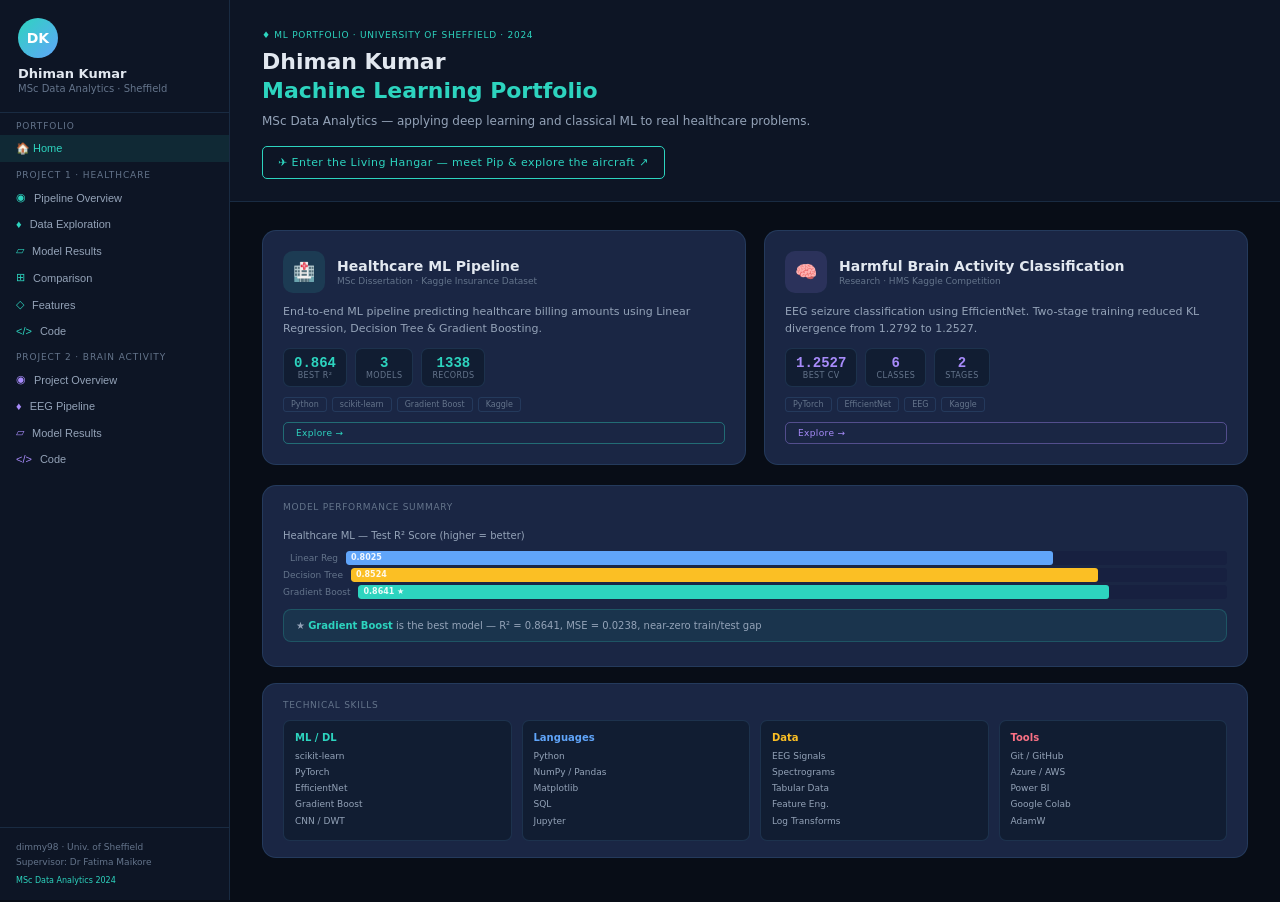
<file: index.html>
<!DOCTYPE html>
<html lang="en">
<head>
<meta charset="UTF-8">
<meta name="viewport" content="width=device-width, initial-scale=1.0">
<title>Dhiman Kumar — ML Portfolio | University of Sheffield</title>
<style>
/* ── RESET & BASE ── */
*,*::before,*::after{box-sizing:border-box;margin:0;padding:0;}
body{font-family:-apple-system,BlinkMacSystemFont,'Segoe UI',system-ui,sans-serif;background:#080d17;color:#e2e8f0;min-height:100vh;overflow-x:hidden;}

/* ── CSS VARIABLES ── */
:root{
  --bg0:#080d17;--bg1:#0d1525;--bg2:#111d32;--bg3:#172040;
  --surface:#1a2644;--border:rgba(99,179,237,0.14);--border2:rgba(99,179,237,0.28);
  --teal:#2dd4bf;--blue:#60a5fa;--amber:#fbbf24;--coral:#fb7185;--purple:#a78bfa;--green:#4ade80;
  --text:#e2e8f0;--text2:#94a3b8;--text3:#64748b;
}

/* ── SIDEBAR ── */
.sidebar{position:fixed;top:0;left:0;width:230px;height:100vh;background:var(--bg1);border-right:1px solid var(--border);display:flex;flex-direction:column;z-index:100;overflow-y:auto;}
.s-logo{padding:18px;border-bottom:1px solid var(--border);}
.avatar{width:40px;height:40px;border-radius:50%;background:linear-gradient(135deg,var(--teal),var(--blue));display:flex;align-items:center;justify-content:center;font-weight:700;font-size:14px;color:#fff;margin-bottom:8px;}
.s-logo h2{font-size:13px;font-weight:700;}
.s-logo p{font-size:10px;color:var(--text3);margin-top:2px;}
.nlbl{font-size:9px;color:var(--text3);text-transform:uppercase;letter-spacing:.1em;padding:8px 16px 4px;font-weight:500;}
.ni{display:flex;align-items:center;gap:8px;padding:7px 16px;font-size:11px;color:var(--text2);cursor:pointer;border-left:2px solid transparent;transition:all .15s;text-decoration:none;border:none;background:none;width:100%;text-align:left;}
.ni:hover{color:var(--text);background:rgba(255,255,255,.03);}
.ni.active{color:var(--teal);border-left-color:var(--teal);background:rgba(45,212,191,.1);}
.ni.p2.active{color:var(--purple);border-left-color:var(--purple);background:rgba(167,139,250,.1);}
.sfoot{margin-top:auto;padding:12px 16px;border-top:1px solid var(--border);font-size:9px;color:var(--text3);line-height:1.7;}

/* ── MAIN ── */
.main{margin-left:230px;min-height:100vh;}
.sec{display:none;padding:28px 32px;}
.sec.active{display:block;animation:fi .25s ease;}
@keyframes fi{from{opacity:0;transform:translateY(5px)}to{opacity:1;transform:translateY(0)}}

/* ── HERO ── */
.hero{background:var(--bg1);border-bottom:1px solid var(--border);padding:30px 32px 22px;margin:-28px -32px 28px;}
.hero-tag{font-size:9px;color:var(--teal);letter-spacing:.08em;margin-bottom:8px;font-weight:500;}
.hero h1{font-size:22px;font-weight:700;line-height:1.3;margin-bottom:6px;}
.hero h1 span{color:var(--teal);}
.hero p{font-size:12px;color:var(--text2);line-height:1.7;max-width:580px;}

/* ── PAGE HEADER ── */
.ph{margin-bottom:22px;padding-bottom:16px;border-bottom:1px solid var(--border);}
.ph .bc{font-size:9px;color:var(--teal);margin-bottom:4px;letter-spacing:.05em;font-weight:500;}
.ph .bc.p2c{color:var(--purple);}
.ph h1{font-size:20px;font-weight:700;margin-bottom:3px;}
.ph p{font-size:12px;color:var(--text2);line-height:1.6;}

/* ── CARD ── */
.card{background:var(--surface);border:1px solid var(--border);border-radius:14px;padding:16px 20px;margin-bottom:16px;}
.ct{font-size:9px;color:var(--text3);text-transform:uppercase;letter-spacing:.08em;margin-bottom:10px;font-weight:500;}

/* ── METRIC GRID ── */
.mg{display:grid;grid-template-columns:repeat(4,1fr);gap:10px;margin-bottom:20px;}
.mc{background:var(--surface);border:1px solid var(--border);border-radius:10px;padding:13px 14px;position:relative;overflow:hidden;}
.mc::before{content:'';position:absolute;top:0;left:0;right:0;height:2px;background:var(--ac,var(--teal));}
.ml{font-size:8px;color:var(--text3);text-transform:uppercase;letter-spacing:.08em;margin-bottom:5px;font-weight:500;}
.mv{font-size:20px;font-weight:700;font-family:monospace;color:var(--text);line-height:1;margin-bottom:2px;}
.ms{font-size:9px;color:var(--text3);}
.bx{display:inline-block;padding:2px 6px;border-radius:4px;font-size:9px;font-weight:500;margin-top:4px;}
.bt{background:rgba(45,212,191,.15);color:var(--teal);}
.bb{background:rgba(96,165,250,.15);color:var(--blue);}
.ba{background:rgba(251,191,36,.15);color:var(--amber);}
.bp{background:rgba(167,139,250,.15);color:var(--purple);}
.bc2{background:rgba(251,113,133,.15);color:var(--coral);}

/* ── GRIDS ── */
.g2{display:grid;grid-template-columns:1fr 1fr;gap:16px;margin-bottom:16px;}
.g3{display:grid;grid-template-columns:1fr 1fr 1fr;gap:16px;margin-bottom:16px;}
.g65{display:grid;grid-template-columns:1.8fr 1fr;gap:16px;margin-bottom:16px;}

/* ── BAR CHART (pure CSS) ── */
.chart-area{padding:8px 0;}
.bar-group{margin-bottom:14px;}
.bar-label{font-size:10px;color:var(--text2);margin-bottom:5px;}
.bar-row{display:flex;align-items:center;gap:8px;margin-bottom:3px;}
.bar-name{font-size:9px;color:var(--text3);min-width:55px;text-align:right;}
.bar-track{flex:1;height:14px;background:var(--bg3);border-radius:3px;overflow:hidden;position:relative;}
.bar-fill{height:100%;border-radius:3px;display:flex;align-items:center;padding-left:5px;transition:width .8s ease;}
.bar-val{font-size:8px;font-weight:600;color:rgba(255,255,255,.9);white-space:nowrap;}
.bar-val-out{font-size:9px;color:var(--text3);min-width:38px;}

/* ── HORIZONTAL BAR ── */
.hbar-row{display:flex;align-items:center;gap:10px;margin-bottom:10px;}
.hbar-name{font-size:10px;color:var(--text2);min-width:60px;}
.hbar-track{flex:1;height:6px;background:var(--bg3);border-radius:3px;overflow:hidden;}
.hbar-fill{height:100%;border-radius:3px;}
.hbar-val{font-size:10px;color:var(--text3);min-width:32px;text-align:right;}

/* ── PIPELINE ── */
.pipe{display:flex;align-items:flex-start;gap:0;overflow-x:auto;padding:12px 4px 16px;}
.pst{display:flex;flex-direction:column;align-items:center;gap:8px;flex:1;min-width:100px;position:relative;}
.pst:not(:last-child)::after{content:'';position:absolute;top:22px;right:-16px;width:32px;height:1px;background:linear-gradient(90deg,var(--teal),var(--blue));z-index:1;}
.pn{width:44px;height:44px;border-radius:50%;display:flex;align-items:center;justify-content:center;font-size:18px;border:1px solid var(--border2);position:relative;z-index:2;}
.pl{font-size:10px;font-weight:600;color:var(--text);text-align:center;}
.psb{font-size:9px;color:var(--text3);text-align:center;line-height:1.4;}

/* ── MODEL CARD ── */
.modc{background:var(--surface);border:1px solid var(--border);border-radius:14px;padding:16px;position:relative;transition:border-color .2s;}
.modc.best{border-color:rgba(45,212,191,.4);}
.modc.best::before{content:'BEST';position:absolute;top:10px;right:10px;font-size:8px;color:var(--teal);background:rgba(45,212,191,.15);border:1px solid rgba(45,212,191,.3);padding:2px 6px;border-radius:4px;font-weight:700;}
.mn{font-size:13px;font-weight:700;margin-bottom:2px;}
.mtp{font-size:8px;color:var(--text3);margin-bottom:10px;letter-spacing:.03em;}
.mst{display:grid;grid-template-columns:1fr 1fr;gap:7px;margin-bottom:10px;}
.sb{background:var(--bg2);border-radius:6px;padding:8px;border:1px solid var(--border);}
.sbl{font-size:7px;color:var(--text3);text-transform:uppercase;margin-bottom:2px;font-weight:500;}
.sbv{font-size:15px;font-weight:700;font-family:monospace;}
.r2b{height:3px;background:var(--bg3);border-radius:2px;margin-top:3px;overflow:hidden;}
.r2f{height:100%;border-radius:2px;}

/* ── PROC LIST ── */
.pl2{display:flex;flex-direction:column;}
.pi{display:flex;gap:11px;padding:10px 0;border-bottom:1px solid var(--border);align-items:flex-start;}
.pi:last-child{border-bottom:none;}
.pnum{width:22px;height:22px;border-radius:50%;display:flex;align-items:center;justify-content:center;font-size:9px;font-weight:700;flex-shrink:0;margin-top:1px;}
.pb h4{font-size:11px;font-weight:600;color:var(--text);margin-bottom:2px;}
.pb p{font-size:10px;color:var(--text2);line-height:1.5;}

/* ── TABLE ── */
.dt{width:100%;border-collapse:collapse;font-size:10px;}
.dt th{font-size:8px;text-transform:uppercase;letter-spacing:.06em;color:var(--text3);padding:6px 9px;border-bottom:1px solid var(--border);text-align:left;font-weight:600;}
.dt td{padding:7px 9px;color:var(--text2);border-bottom:1px solid rgba(99,179,237,.05);font-family:monospace;font-size:10px;}
.dt tr:hover td{background:rgba(255,255,255,.02);}
.ct2{width:100%;border-collapse:collapse;}
.ct2 th{font-size:8px;text-transform:uppercase;letter-spacing:.06em;color:var(--text3);padding:7px 10px;border-bottom:1px solid var(--border);text-align:left;background:var(--bg2);font-weight:600;}
.ct2 td{font-size:10px;padding:8px 10px;border-bottom:1px solid var(--border);color:var(--text2);font-family:monospace;}
.hl{color:var(--teal);font-weight:700;}

/* ── CODE BLOCK ── */
.cb{background:var(--bg0);border:1px solid var(--border);border-radius:10px;padding:14px 16px;font-family:monospace;font-size:11px;line-height:1.7;color:var(--text2);overflow-x:auto;margin-bottom:0;}
.kw{color:var(--purple);}.fn{color:var(--blue);}.str{color:var(--teal);}.num{color:var(--amber);}.cm{color:var(--text3);}

/* ── TABS ── */
.tabs{display:flex;gap:2px;border-bottom:1px solid var(--border);margin-bottom:16px;}
.tab{padding:6px 12px;font-size:11px;color:var(--text3);cursor:pointer;border-bottom:2px solid transparent;transition:all .15s;margin-bottom:-1px;background:none;border-top:none;border-left:none;border-right:none;}
.tab.active{color:var(--teal);border-bottom-color:var(--teal);}

/* ── HOME PROJECT CARDS ── */
.pcard{background:var(--surface);border:1px solid var(--border);border-radius:14px;padding:20px;cursor:pointer;transition:all .2s;display:flex;flex-direction:column;gap:10px;}
.pcard:hover{border-color:var(--border2);transform:translateY(-2px);}
.pico{width:42px;height:42px;border-radius:10px;display:flex;align-items:center;justify-content:center;font-size:18px;}
.ptit{font-size:14px;font-weight:700;color:var(--text);margin-bottom:2px;}
.psub{font-size:9px;color:var(--text3);}
.pdesc{font-size:11px;color:var(--text2);line-height:1.6;}
.pstats{display:flex;gap:8px;flex-wrap:wrap;}
.pst2{background:var(--bg2);border:1px solid var(--border);border-radius:7px;padding:6px 10px;text-align:center;}
.pst2 .v{font-size:14px;font-weight:700;font-family:monospace;}
.pst2 .l{font-size:8px;color:var(--text3);text-transform:uppercase;letter-spacing:.05em;}
.ptag{font-size:8px;padding:2px 7px;border-radius:3px;border:1px solid var(--border);color:var(--text3);}
.pbtn{font-size:9px;padding:5px 12px;border-radius:5px;border:1px solid;cursor:pointer;background:transparent;letter-spacing:.04em;text-decoration:none;display:inline-block;}

/* ── RADAR (SVG pure) ── */
.radar-wrap{display:flex;justify-content:center;padding:10px 0;}

/* ── SCROLLBAR ── */
::-webkit-scrollbar{width:4px;height:4px;}
::-webkit-scrollbar-thumb{background:var(--bg3);border-radius:3px;}
</style>
</head>
<body>

<!-- SIDEBAR -->
<aside class="sidebar">
  <div class="s-logo">
    <div class="avatar">DK</div>
    <h2>Dhiman Kumar</h2>
    <p>MSc Data Analytics · Sheffield</p>
  </div>
  <nav>
    <div class="nlbl">Portfolio</div>
    <button class="ni active" onclick="show('home',this)">&#127968; Home</button>
    <div class="nlbl">Project 1 · Healthcare</div>
    <button class="ni" onclick="show('p1o',this)"><span style="color:var(--teal)">&#9673;</span> Pipeline Overview</button>
    <button class="ni" onclick="show('p1d',this)"><span style="color:var(--teal)">&#9830;</span> Data Exploration</button>
    <button class="ni" onclick="show('p1m',this)"><span style="color:var(--teal)">&#9649;</span> Model Results</button>
    <button class="ni" onclick="show('p1c',this)"><span style="color:var(--teal)">&#8862;</span> Comparison</button>
    <button class="ni" onclick="show('p1f',this)"><span style="color:var(--teal)">&#9671;</span> Features</button>
    <button class="ni" onclick="show('p1code',this)"><span style="color:var(--teal)">&lt;/&gt;</span> Code</button>
    <div class="nlbl">Project 2 · Brain Activity</div>
    <button class="ni p2" onclick="show('p2o',this)"><span style="color:var(--purple)">&#9673;</span> Project Overview</button>
    <button class="ni p2" onclick="show('p2p',this)"><span style="color:var(--purple)">&#9830;</span> EEG Pipeline</button>
    <button class="ni p2" onclick="show('p2r',this)"><span style="color:var(--purple)">&#9649;</span> Model Results</button>
    <button class="ni p2" onclick="show('p2code',this)"><span style="color:var(--purple)">&lt;/&gt;</span> Code</button>
  </nav>
  <div class="sfoot">
    <div>dimmy98 &middot; Univ. of Sheffield</div>
    <div>Supervisor: Dr Fatima Maikore</div>
    <div style="margin-top:4px;color:var(--teal);font-size:8px">MSc Data Analytics 2024</div>
  </div>
</aside>

<main class="main">

<!-- ═══════════ HOME ═══════════ -->
<section id="s-home" class="sec active">
<div class="hero">
  <div class="hero-tag">&#9830; ML PORTFOLIO &middot; UNIVERSITY OF SHEFFIELD &middot; 2024</div>
  <h1>Dhiman Kumar<br><span>Machine Learning Portfolio</span></h1>
  <p>MSc Data Analytics — applying deep learning and classical ML to real healthcare problems.</p>
  <a class="pbtn" href="hangar/" style="margin-top:14px;padding:9px 15px;font-size:11px;border-color:var(--teal);color:var(--teal)">&#9992; Enter the Living Hangar — meet Pip &amp; explore the aircraft &#8599;</a>
</div>
<div style="display:grid;grid-template-columns:1fr 1fr;gap:18px;margin-bottom:20px;">
  <div class="pcard" onclick="show('p1o',document.querySelectorAll('.ni')[1])">
    <div style="display:flex;align-items:center;gap:12px;"><div class="pico" style="background:rgba(45,212,191,.12)">&#127973;</div><div><div class="ptit">Healthcare ML Pipeline</div><div class="psub">MSc Dissertation &middot; Kaggle Insurance Dataset</div></div></div>
    <div class="pdesc">End-to-end ML pipeline predicting healthcare billing amounts using Linear Regression, Decision Tree &amp; Gradient Boosting.</div>
    <div class="pstats">
      <div class="pst2"><div class="v" style="color:var(--teal)">0.864</div><div class="l">Best R&sup2;</div></div>
      <div class="pst2"><div class="v" style="color:var(--teal)">3</div><div class="l">Models</div></div>
      <div class="pst2"><div class="v" style="color:var(--teal)">1338</div><div class="l">Records</div></div>
    </div>
    <div style="display:flex;gap:5px;flex-wrap:wrap;"><span class="ptag">Python</span><span class="ptag">scikit-learn</span><span class="ptag">Gradient Boost</span><span class="ptag">Kaggle</span></div>
    <a class="pbtn" style="border-color:rgba(45,212,191,.4);color:var(--teal)">Explore &#8594;</a>
  </div>
  <div class="pcard" onclick="show('p2o',document.querySelectorAll('.ni')[7])">
    <div style="display:flex;align-items:center;gap:12px;"><div class="pico" style="background:rgba(167,139,250,.12)">&#129504;</div><div><div class="ptit">Harmful Brain Activity Classification</div><div class="psub">Research &middot; HMS Kaggle Competition</div></div></div>
    <div class="pdesc">EEG seizure classification using EfficientNet. Two-stage training reduced KL divergence from 1.2792 to 1.2527.</div>
    <div class="pstats">
      <div class="pst2"><div class="v" style="color:var(--purple)">1.2527</div><div class="l">Best CV</div></div>
      <div class="pst2"><div class="v" style="color:var(--purple)">6</div><div class="l">Classes</div></div>
      <div class="pst2"><div class="v" style="color:var(--purple)">2</div><div class="l">Stages</div></div>
    </div>
    <div style="display:flex;gap:5px;flex-wrap:wrap;"><span class="ptag">PyTorch</span><span class="ptag">EfficientNet</span><span class="ptag">EEG</span><span class="ptag">Kaggle</span></div>
    <a class="pbtn" style="border-color:rgba(167,139,250,.4);color:var(--purple)">Explore &#8594;</a>
  </div>
</div>
<div class="card">
  <div class="ct">Model Performance Summary</div>
  <div class="chart-area">
    <div class="bar-label" style="font-size:10px;color:var(--text2);margin-bottom:10px;">Healthcare ML — Test R&sup2; Score (higher = better)</div>
    <div style="margin-bottom:8px;">
      <div class="bar-row"><div class="bar-name">Linear Reg</div><div class="bar-track"><div class="bar-fill" style="width:80.25%;background:var(--blue)"><span class="bar-val">0.8025</span></div></div></div>
      <div class="bar-row"><div class="bar-name">Decision Tree</div><div class="bar-track"><div class="bar-fill" style="width:85.24%;background:var(--amber)"><span class="bar-val">0.8524</span></div></div></div>
      <div class="bar-row"><div class="bar-name">Gradient Boost</div><div class="bar-track"><div class="bar-fill" style="width:86.41%;background:var(--teal)"><span class="bar-val">0.8641 &#9733;</span></div></div></div>
    </div>
    <div style="background:rgba(45,212,191,.08);border:1px solid rgba(45,212,191,.2);border-radius:8px;padding:10px 12px;margin-top:10px;font-size:10px;color:var(--text2);">
      &#9733; <strong style="color:var(--teal)">Gradient Boost</strong> is the best model — R&sup2; = 0.8641, MSE = 0.0238, near-zero train/test gap
    </div>
  </div>
</div>
<div class="card">
  <div class="ct">Technical Skills</div>
  <div style="display:grid;grid-template-columns:repeat(4,1fr);gap:10px;">
    <div style="background:var(--bg2);border-radius:7px;padding:11px;border:1px solid var(--border);"><div style="font-size:10px;font-weight:600;color:var(--teal);margin-bottom:5px;">ML / DL</div><div style="font-size:9px;color:var(--text2);line-height:1.8;">scikit-learn<br>PyTorch<br>EfficientNet<br>Gradient Boost<br>CNN / DWT</div></div>
    <div style="background:var(--bg2);border-radius:7px;padding:11px;border:1px solid var(--border);"><div style="font-size:10px;font-weight:600;color:var(--blue);margin-bottom:5px;">Languages</div><div style="font-size:9px;color:var(--text2);line-height:1.8;">Python<br>NumPy / Pandas<br>Matplotlib<br>SQL<br>Jupyter</div></div>
    <div style="background:var(--bg2);border-radius:7px;padding:11px;border:1px solid var(--border);"><div style="font-size:10px;font-weight:600;color:var(--amber);margin-bottom:5px;">Data</div><div style="font-size:9px;color:var(--text2);line-height:1.8;">EEG Signals<br>Spectrograms<br>Tabular Data<br>Feature Eng.<br>Log Transforms</div></div>
    <div style="background:var(--bg2);border-radius:7px;padding:11px;border:1px solid var(--border);"><div style="font-size:10px;font-weight:600;color:var(--coral);margin-bottom:5px;">Tools</div><div style="font-size:9px;color:var(--text2);line-height:1.8;">Git / GitHub<br>Azure / AWS<br>Power BI<br>Google Colab<br>AdamW</div></div>
  </div>
</div>
</section>

<!-- ═══════════ P1 OVERVIEW ═══════════ -->
<section id="s-p1o" class="sec">
<div class="ph"><div class="bc">&#127973; PROJECT 1 &middot; HEALTHCARE ML PIPELINE</div><h1>Healthcare Billing Prediction</h1><p>MSc Dissertation &mdash; predicting billing amounts using Linear Regression, Decision Tree, and Gradient Boosting</p></div>
<div class="mg">
  <div class="mc" style="--ac:var(--teal)"><div class="ml">Best R&sup2;</div><div class="mv" style="color:var(--teal)">0.8641</div><div class="ms">Gradient Boost</div><span class="bx bt">Best Model</span></div>
  <div class="mc" style="--ac:var(--blue)"><div class="ml">Dataset</div><div class="mv">1338</div><div class="ms">Insurance records</div><span class="bx bb">Kaggle</span></div>
  <div class="mc" style="--ac:var(--amber)"><div class="ml">Lowest MSE</div><div class="mv" style="color:var(--amber)">0.0238</div><div class="ms">Gradient Boost</div><span class="bx ba">Test Set</span></div>
  <div class="mc" style="--ac:var(--purple)"><div class="ml">Split</div><div class="mv">80/20</div><div class="ms">Train / Test</div><span class="bx bp">seed=42</span></div>
</div>
<div class="card"><div class="ct">End-to-End ML Pipeline</div><div class="pipe">
  <div class="pst"><div class="pn" style="background:rgba(45,212,191,.12)">&#128230;</div><div class="pl">Data</div><div class="psb">Kaggle CSV<br>1338 rows</div></div>
  <div class="pst"><div class="pn" style="background:rgba(96,165,250,.12)">&#128295;</div><div class="pl">Pre-process</div><div class="psb">Clean &middot; Encode<br>Log Transform</div></div>
  <div class="pst"><div class="pn" style="background:rgba(167,139,250,.12)">&#9986;</div><div class="pl">Features</div><div class="psb">4 features<br>80/20 split</div></div>
  <div class="pst"><div class="pn" style="background:rgba(251,191,36,.12)">&#129504;</div><div class="pl">Training</div><div class="psb">LR &middot; DT &middot; GB<br>Hypertuning</div></div>
  <div class="pst"><div class="pn" style="background:rgba(74,222,128,.12)">&#128202;</div><div class="pl">Evaluate</div><div class="psb">R&sup2; &middot; MSE<br>Scatter plots</div></div>
  <div class="pst"><div class="pn" style="background:rgba(251,113,133,.12)">&#127919;</div><div class="pl">Results</div><div class="psb">GBoost wins<br>R&sup2;=0.864</div></div>
</div></div>
<div class="g2">
  <div class="card"><div class="ct">R&sup2; Score — Test vs Train</div><div class="chart-area">
    <div class="bar-row" style="margin-bottom:12px;"><div class="bar-name" style="min-width:80px;font-size:9px;color:var(--text2)">Linear Reg</div><div style="flex:1;"><div style="margin-bottom:4px;"><div class="bar-track"><div class="bar-fill" style="width:80.25%;background:var(--blue)"><span class="bar-val">Test 0.8025</span></div></div></div><div><div class="bar-track"><div class="bar-fill" style="width:72.95%;background:rgba(96,165,250,.4)"><span class="bar-val">Train 0.7295</span></div></div></div></div></div>
    <div class="bar-row" style="margin-bottom:12px;"><div class="bar-name" style="min-width:80px;font-size:9px;color:var(--text2)">Decision Tree</div><div style="flex:1;"><div style="margin-bottom:4px;"><div class="bar-track"><div class="bar-fill" style="width:85.24%;background:var(--amber)"><span class="bar-val">Test 0.8524</span></div></div></div><div><div class="bar-track"><div class="bar-fill" style="width:82.16%;background:rgba(251,191,36,.4)"><span class="bar-val">Train 0.8216</span></div></div></div></div></div>
    <div class="bar-row"><div class="bar-name" style="min-width:80px;font-size:9px;color:var(--teal)">Gradient Boost</div><div style="flex:1;"><div style="margin-bottom:4px;"><div class="bar-track"><div class="bar-fill" style="width:86.41%;background:var(--teal)"><span class="bar-val">Test 0.8641 &#9733;</span></div></div></div><div><div class="bar-track"><div class="bar-fill" style="width:84.57%;background:rgba(45,212,191,.4)"><span class="bar-val">Train 0.8457</span></div></div></div></div></div>
  </div></div>
  <div class="card"><div class="ct">MSE — Test vs Train (lower = better)</div><div class="chart-area">
    <div class="bar-row" style="margin-bottom:12px;"><div class="bar-name" style="min-width:80px;font-size:9px;color:var(--text2)">Linear Reg</div><div style="flex:1;"><div style="margin-bottom:4px;"><div class="bar-track"><div class="bar-fill" style="width:63%;background:var(--coral)"><span class="bar-val">Test 0.0346</span></div></div></div><div><div class="bar-track"><div class="bar-fill" style="width:76%;background:rgba(251,113,133,.4)"><span class="bar-val">Train 0.0419</span></div></div></div></div></div>
    <div class="bar-row" style="margin-bottom:12px;"><div class="bar-name" style="min-width:80px;font-size:9px;color:var(--text2)">Decision Tree</div><div style="flex:1;"><div style="margin-bottom:4px;"><div class="bar-track"><div class="bar-fill" style="width:47%;background:var(--amber)"><span class="bar-val">Test 0.0258</span></div></div></div><div><div class="bar-track"><div class="bar-fill" style="width:50%;background:rgba(251,191,36,.4)"><span class="bar-val">Train 0.0277</span></div></div></div></div></div>
    <div class="bar-row"><div class="bar-name" style="min-width:80px;font-size:9px;color:var(--teal)">Gradient Boost</div><div style="flex:1;"><div style="margin-bottom:4px;"><div class="bar-track"><div class="bar-fill" style="width:43%;background:var(--teal)"><span class="bar-val">Test 0.0238 &#9733;</span></div></div></div><div><div class="bar-track"><div class="bar-fill" style="width:44%;background:rgba(45,212,191,.4)"><span class="bar-val">Train 0.0239</span></div></div></div></div></div>
  </div></div>
</div>
<div class="g3">
  <div class="modc"><div class="mn">Linear Regression</div><div class="mtp">BASELINE &middot; LINEAR</div><div class="mst"><div class="sb"><div class="sbl">Test R&sup2;</div><div class="sbv" style="color:var(--blue)">0.8025</div></div><div class="sb"><div class="sbl">Test MSE</div><div class="sbv" style="color:var(--blue)">0.0346</div></div></div><div class="r2b"><div class="r2f" style="width:80.25%;background:var(--blue)"></div></div></div>
  <div class="modc"><div class="mn">Decision Tree</div><div class="mtp">NONLINEAR &middot; HYPERTUNED</div><div class="mst"><div class="sb"><div class="sbl">Test R&sup2;</div><div class="sbv" style="color:var(--amber)">0.8524</div></div><div class="sb"><div class="sbl">Test MSE</div><div class="sbv" style="color:var(--amber)">0.0258</div></div></div><div class="r2b"><div class="r2f" style="width:85.24%;background:var(--amber)"></div></div></div>
  <div class="modc best"><div class="mn">Gradient Boost</div><div class="mtp">ENSEMBLE &middot; SEQUENTIAL</div><div class="mst"><div class="sb"><div class="sbl">Test R&sup2;</div><div class="sbv" style="color:var(--teal)">0.8641</div></div><div class="sb"><div class="sbl">Test MSE</div><div class="sbv" style="color:var(--teal)">0.0238</div></div></div><div class="r2b"><div class="r2f" style="width:86.41%;background:var(--teal)"></div></div></div>
</div>
</section>

<!-- ═══════════ P1 DATA ═══════════ -->
<section id="s-p1d" class="sec">
<div class="ph"><div class="bc">&#127973; DATA EXPLORATION</div><h1>Insurance Dataset</h1><p>Kaggle insurance.csv &mdash; 1,338 records, 7 features, zero missing values</p></div>
<div class="g65">
  <div class="card"><div class="ct">Dataset Preview (sample)</div><table class="dt"><thead><tr><th>age</th><th>sex</th><th>bmi</th><th>children</th><th>smoker</th><th>charges</th></tr></thead><tbody>
    <tr><td>19</td><td>female</td><td>27.90</td><td>0</td><td><span class="bx bc2">yes</span></td><td style="color:var(--teal)">$16,884</td></tr>
    <tr><td>18</td><td>male</td><td>33.77</td><td>1</td><td><span class="bx bb">no</span></td><td>$1,725</td></tr>
    <tr><td>28</td><td>male</td><td>33.00</td><td>3</td><td><span class="bx bb">no</span></td><td>$4,449</td></tr>
    <tr><td>46</td><td>female</td><td>33.44</td><td>1</td><td><span class="bx bb">no</span></td><td>$8,240</td></tr>
    <tr><td>60</td><td>female</td><td>25.84</td><td>0</td><td><span class="bx bb">no</span></td><td>$28,923</td></tr>
    <tr><td>55</td><td>male</td><td>26.22</td><td>0</td><td><span class="bx bb">no</span></td><td>$10,602</td></tr>
  </tbody></table></div>
  <div class="card"><div class="ct">Pre-processing Steps</div><div class="pl2">
    <div class="pi"><div class="pnum" style="background:rgba(45,212,191,.15);color:var(--teal)">1</div><div class="pb"><h4>Remove Duplicates</h4><p>1 duplicate removed. 1337 clean records remain.</p></div></div>
    <div class="pi"><div class="pnum" style="background:rgba(96,165,250,.15);color:var(--blue)">2</div><div class="pb"><h4>Label Encode</h4><p>sex &amp; smoker encoded to 0/1 integers.</p></div></div>
    <div class="pi"><div class="pnum" style="background:rgba(251,191,36,.15);color:var(--amber)">3</div><div class="pb"><h4>Log&#8321;&#8320; Transform</h4><p>Applied to charges to reduce right skew.</p></div></div>
    <div class="pi"><div class="pnum" style="background:rgba(167,139,250,.15);color:var(--purple)">4</div><div class="pb"><h4>Train/Test Split</h4><p>80% train &middot; 20% test &middot; random_state=42</p></div></div>
  </div></div>
</div>
<div class="g2">
  <div class="card"><div class="ct">Average Charges: Smoker vs Non-Smoker</div><div class="chart-area" style="padding-top:16px;">
    <div class="bar-row" style="margin-bottom:14px;"><div class="bar-name" style="min-width:90px;font-size:9px;">Non-Smoker</div><div class="bar-track" style="height:28px;"><div class="bar-fill" style="width:26%;background:var(--teal);height:100%;align-items:center;"><span class="bar-val" style="font-size:10px;">$8,434</span></div></div></div>
    <div class="bar-row"><div class="bar-name" style="min-width:90px;font-size:9px;color:var(--coral)">Smoker</div><div class="bar-track" style="height:28px;"><div class="bar-fill" style="width:100%;background:var(--coral);height:100%;align-items:center;"><span class="bar-val" style="font-size:10px;">$32,050 (3.8x more!)</span></div></div></div>
    <div style="margin-top:12px;font-size:10px;color:var(--text2);">Smoking status is the #1 predictor of billing charges (~72% feature importance)</div>
  </div></div>
  <div class="card"><div class="ct">Age Group Distribution</div><div class="chart-area" style="padding-top:8px;">
    <div class="bar-row"><div class="bar-name" style="min-width:45px;font-size:9px;">18-24</div><div class="bar-track"><div class="bar-fill" style="width:85%;background:var(--blue);"><span class="bar-val">186</span></div></div></div>
    <div class="bar-row"><div class="bar-name" style="min-width:45px;font-size:9px;">25-34</div><div class="bar-track"><div class="bar-fill" style="width:76%;background:var(--blue);"><span class="bar-val">168</span></div></div></div>
    <div class="bar-row"><div class="bar-name" style="min-width:45px;font-size:9px;">35-44</div><div class="bar-track"><div class="bar-fill" style="width:74%;background:var(--blue);"><span class="bar-val">162</span></div></div></div>
    <div class="bar-row"><div class="bar-name" style="min-width:45px;font-size:9px;">45-54</div><div class="bar-track"><div class="bar-fill" style="width:72%;background:var(--blue);"><span class="bar-val">159</span></div></div></div>
    <div class="bar-row"><div class="bar-name" style="min-width:45px;font-size:9px;">55-64</div><div class="bar-track"><div class="bar-fill" style="width:35%;background:var(--blue);"><span class="bar-val">78</span></div></div></div>
  </div></div>
</div>
</section>

<!-- ═══════════ P1 MODELS ═══════════ -->
<section id="s-p1m" class="sec">
<div class="ph"><div class="bc">&#127973; MODEL RESULTS</div><h1>All Three Models</h1><p>Detailed breakdown of Linear Regression, Decision Tree, and Gradient Boosting</p></div>
<div class="card" style="margin-bottom:16px;"><div class="ct">Decision Tree &mdash; Hyperparameter Impact</div>
  <div class="chart-area">
    <div class="bar-row" style="margin-bottom:10px;"><div class="bar-name" style="min-width:110px;font-size:9px;color:var(--amber)">Test R&sup2; (tuned)</div><div class="bar-track"><div class="bar-fill" style="width:85.24%;background:var(--amber)"><span class="bar-val">0.8524</span></div></div></div>
    <div class="bar-row" style="margin-bottom:10px;"><div class="bar-name" style="min-width:110px;font-size:9px;color:rgba(251,191,36,.6)">Train R&sup2; (tuned)</div><div class="bar-track"><div class="bar-fill" style="width:82.16%;background:rgba(251,191,36,.5)"><span class="bar-val">0.8216</span></div></div></div>
    <div class="bar-row" style="margin-bottom:10px;"><div class="bar-name" style="min-width:110px;font-size:9px;color:var(--coral)">Test R&sup2; (untuned)</div><div class="bar-track"><div class="bar-fill" style="width:56.96%;background:var(--coral)"><span class="bar-val">0.5696</span></div></div></div>
    <div class="bar-row"><div class="bar-name" style="min-width:110px;font-size:9px;color:rgba(251,113,133,.7)">Train R&sup2; (untuned)</div><div class="bar-track"><div class="bar-fill" style="width:99.93%;background:rgba(251,113,133,.5)"><span class="bar-val">0.9993 &#9888; OVERFIT</span></div></div></div>
  </div>
  <div style="background:rgba(251,191,36,.08);border:1px solid rgba(251,191,36,.25);border-radius:8px;padding:10px 12px;margin-top:12px;font-size:10px;color:var(--text2);">&#9888; Without hyperparameters: Train R&sup2;=0.9993 but Test R&sup2;=0.5696. Tuning raised Test R&sup2; from 0.57 &rarr; <strong style="color:var(--amber)">0.85</strong>.</div>
</div>
<div class="card"><div class="ct">Full Results Table</div>
<table class="ct2" style="width:100%">
  <thead><tr><th>Model</th><th>Test R&sup2;</th><th>Test MSE</th><th>Train R&sup2;</th><th>Train MSE</th><th>Overfit Risk</th><th>Status</th></tr></thead>
  <tbody>
    <tr><td style="color:var(--text);font-weight:600">Linear Regression</td><td>0.8025</td><td>0.0346</td><td>0.7295</td><td>0.0419</td><td><span class="bx bb">Low</span></td><td><span class="bx bb">Baseline</span></td></tr>
    <tr><td style="color:var(--text);font-weight:600">Decision Tree (tuned)</td><td>0.8524</td><td>0.0258</td><td>0.8216</td><td>0.0277</td><td><span class="bx ba">Medium</span></td><td><span class="bx ba">Good</span></td></tr>
    <tr><td style="color:var(--coral);font-weight:600">Decision Tree (untuned)</td><td style="color:var(--coral)">0.5696</td><td style="color:var(--coral)">0.0753</td><td style="color:var(--coral)">0.9993</td><td style="color:var(--coral)">0.0001</td><td><span class="bx bc2">SEVERE</span></td><td><span class="bx bc2">Overfit</span></td></tr>
    <tr style="background:rgba(45,212,191,.04)"><td style="color:var(--teal);font-weight:700">Gradient Boost &#9733;</td><td class="hl">0.8641</td><td class="hl">0.0238</td><td class="hl">0.8457</td><td class="hl">0.0239</td><td><span class="bx bt">Minimal</span></td><td><span class="bx bt">Best</span></td></tr>
  </tbody>
</table></div>
</section>

<!-- ═══════════ P1 COMPARE ═══════════ -->
<section id="s-p1c" class="sec">
<div class="ph"><div class="bc">&#127973; MODEL COMPARISON</div><h1>Side-by-Side Comparison</h1><p>R&sup2;, MSE, generalisation and robustness across all models</p></div>
<div class="card" style="margin-bottom:16px;"><div class="ct">Model Quality Radar</div>
  <div class="radar-wrap">
    <svg viewBox="0 0 400 360" width="400" height="360">
      <defs><style>.rl{fill:none;stroke:rgba(99,179,237,0.12);stroke-width:0.5}.ra{fill:none;stroke:rgba(99,179,237,0.2);stroke-width:0.5}</style></defs>
      <!-- Grid circles -->
      <circle cx="200" cy="180" r="120" class="rl"/>
      <circle cx="200" cy="180" r="90" class="rl"/>
      <circle cx="200" cy="180" r="60" class="rl"/>
      <circle cx="200" cy="180" r="30" class="rl"/>
      <!-- Axes (5 axes for 5 metrics) -->
      <line x1="200" y1="60" x2="200" y2="180" class="ra"/>
      <line x1="200" y1="180" x2="314" y2="124" class="ra"/>
      <line x1="200" y1="180" x2="272" y2="266" class="ra"/>
      <line x1="200" y1="180" x2="128" y2="266" class="ra"/>
      <line x1="200" y1="180" x2="86" y2="124" class="ra"/>
      <!-- Labels -->
      <text x="200" y="52" text-anchor="middle" fill="#94a3b8" font-size="10">R&sup2; Score</text>
      <text x="322" y="122" text-anchor="start" fill="#94a3b8" font-size="10">Low MSE</text>
      <text x="280" y="280" text-anchor="middle" fill="#94a3b8" font-size="10">Generalisation</text>
      <text x="120" y="280" text-anchor="middle" fill="#94a3b8" font-size="10">No Overfit</text>
      <text x="60" y="122" text-anchor="end" fill="#94a3b8" font-size="10">No Tuning</text>
      <!-- LR polygon: R2=80,MSE=62,Gen=72,Overfit=88,Tuning=95 -->
      <polygon points="200,84 291,141 250,246 149,202 97,142" fill="rgba(96,165,250,0.15)" stroke="#60a5fa" stroke-width="1.5"/>
      <!-- DT polygon: R2=85,MSE=80,Gen=84,Overfit=72,Tuning=40 -->
      <polygon points="200,75 295,133 248,240 151,218 134,132" fill="rgba(251,191,36,0.15)" stroke="#fbbf24" stroke-width="1.5"/>
      <!-- GB polygon: R2=87,MSE=88,Gen=96,Overfit=95,Tuning=92 -->
      <polygon points="200,76 301,127 244,232 137,197 94,127" fill="rgba(45,212,191,0.2)" stroke="#2dd4bf" stroke-width="2"/>
      <!-- Legend -->
      <rect x="10" y="320" width="10" height="10" fill="rgba(96,165,250,0.5)" rx="2"/>
      <text x="25" y="329" fill="#94a3b8" font-size="10">Linear Regression</text>
      <rect x="130" y="320" width="10" height="10" fill="rgba(251,191,36,0.5)" rx="2"/>
      <text x="145" y="329" fill="#94a3b8" font-size="10">Decision Tree</text>
      <rect x="250" y="320" width="10" height="10" fill="rgba(45,212,191,0.5)" rx="2"/>
      <text x="265" y="329" fill="#2dd4bf" font-size="10">Gradient Boost &#9733;</text>
    </svg>
  </div>
</div>
<div class="card"><div class="ct">Improvement Over Linear Regression Baseline</div>
  <div style="display:grid;grid-template-columns:1fr 1fr;gap:20px;">
    <div><div style="font-size:10px;color:var(--text2);margin-bottom:10px;">Decision Tree vs Linear Regression</div>
      <div class="hbar-row"><div class="hbar-name">Test R&sup2;</div><div class="hbar-track"><div class="hbar-fill" style="width:62%;background:var(--amber)"></div></div><div class="hbar-val" style="color:var(--amber)">+6.2%</div></div>
      <div class="hbar-row"><div class="hbar-name">Test MSE</div><div class="hbar-track"><div class="hbar-fill" style="width:73%;background:var(--amber)"></div></div><div class="hbar-val" style="color:var(--amber)">-25%</div></div>
    </div>
    <div><div style="font-size:10px;color:var(--text2);margin-bottom:10px;">Gradient Boost vs Linear Regression</div>
      <div class="hbar-row"><div class="hbar-name">Test R&sup2;</div><div class="hbar-track"><div class="hbar-fill" style="width:77%;background:var(--teal)"></div></div><div class="hbar-val" style="color:var(--teal)">+7.7%</div></div>
      <div class="hbar-row"><div class="hbar-name">Test MSE</div><div class="hbar-track"><div class="hbar-fill" style="width:90%;background:var(--teal)"></div></div><div class="hbar-val" style="color:var(--teal)">-31%</div></div>
    </div>
  </div>
</div>
</section>

<!-- ═══════════ P1 FEATURES ═══════════ -->
<section id="s-p1f" class="sec">
<div class="ph"><div class="bc">&#127973; FEATURE ANALYSIS</div><h1>Feature Importance</h1><p>Impact of each predictor on billing prediction performance</p></div>
<div class="g65">
  <div class="card"><div class="ct">Feature Importance (Gradient Boost estimate)</div><div class="chart-area" style="padding-top:10px;">
    <div class="hbar-row" style="margin-bottom:12px;"><div class="hbar-name" style="min-width:65px;">smoker</div><div class="hbar-track" style="height:18px;"><div class="hbar-fill" style="width:72%;background:var(--coral);height:100%;"></div></div><div class="hbar-val" style="color:var(--coral);font-weight:700;">72%</div></div>
    <div class="hbar-row" style="margin-bottom:12px;"><div class="hbar-name" style="min-width:65px;">age</div><div class="hbar-track" style="height:18px;"><div class="hbar-fill" style="width:18%;background:var(--blue);height:100%;"></div></div><div class="hbar-val" style="color:var(--blue);">18%</div></div>
    <div class="hbar-row" style="margin-bottom:12px;"><div class="hbar-name" style="min-width:65px;">bmi</div><div class="hbar-track" style="height:18px;"><div class="hbar-fill" style="width:8%;background:var(--amber);height:100%;"></div></div><div class="hbar-val" style="color:var(--amber);">8%</div></div>
    <div class="hbar-row"><div class="hbar-name" style="min-width:65px;">sex</div><div class="hbar-track" style="height:18px;"><div class="hbar-fill" style="width:2%;background:var(--purple);height:100%;"></div></div><div class="hbar-val" style="color:var(--purple);">2%</div></div>
    <div style="margin-top:16px;font-size:10px;color:var(--text2);">Removing <strong style="color:var(--coral)">smoker</strong> drops R&sup2; from 0.86 to 0.32 — a 53% collapse</div>
  </div></div>
  <div class="card"><div class="ct">Key Findings</div><div class="pl2">
    <div class="pi"><div class="pnum" style="background:rgba(251,113,133,.15);color:var(--coral)">1</div><div class="pb"><h4>Smoker = #1 predictor</h4><p>~72% importance. Smokers pay 3-4x more on average ($32,050 vs $8,434).</p></div></div>
    <div class="pi"><div class="pnum" style="background:rgba(96,165,250,.15);color:var(--blue)">2</div><div class="pb"><h4>Age is #2</h4><p>~18% importance. Strong linear trend with billing charges.</p></div></div>
    <div class="pi"><div class="pnum" style="background:rgba(251,191,36,.15);color:var(--amber)">3</div><div class="pb"><h4>BMI contributes ~8%</h4><p>Moderate influence, especially for smoking + high BMI combinations.</p></div></div>
    <div class="pi"><div class="pnum" style="background:rgba(167,139,250,.15);color:var(--purple)">4</div><div class="pb"><h4>Sex = minimal (2%)</h4><p>Least influential predictor across all three models.</p></div></div>
  </div></div>
</div>
</section>

<!-- ═══════════ P1 CODE ═══════════ -->
<section id="s-p1code" class="sec">
<div class="ph"><div class="bc">&#127973; CODE REFERENCE</div><h1>Python Implementation</h1><p>Complete pipeline from data loading to model evaluation</p></div>
<div class="tabs">
  <button class="tab active" onclick="t1(this,'tc1')">Pre-processing</button>
  <button class="tab" onclick="t1(this,'tc2')">Model Training</button>
  <button class="tab" onclick="t1(this,'tc3')">Evaluation</button>
</div>
<div id="tc1" class="cb"><span class="kw">import</span> pandas <span class="kw">as</span> pd<br><span class="kw">import</span> numpy <span class="kw">as</span> np<br><span class="kw">from</span> sklearn.preprocessing <span class="kw">import</span> LabelEncoder<br><span class="kw">from</span> sklearn.model_selection <span class="kw">import</span> train_test_split<br><br><span class="cm"># Load &amp; remove duplicates</span><br>medical = pd.<span class="fn">read_csv</span>(<span class="str">'insurance.csv'</span>).<span class="fn">drop_duplicates</span>()<br><br><span class="cm"># Label encode categorical columns</span><br>medical[<span class="str">'sex'</span>]     = <span class="fn">LabelEncoder</span>().<span class="fn">fit_transform</span>(medical[<span class="str">'sex'</span>])<br>medical[<span class="str">'smoker'</span>]  = <span class="fn">LabelEncoder</span>().<span class="fn">fit_transform</span>(medical[<span class="str">'smoker'</span>])<br><br><span class="cm"># Log10 transform target to reduce right skew</span><br>medical[<span class="str">'charges'</span>] = np.<span class="fn">log10</span>(medical[<span class="str">'charges'</span>])<br><br><span class="cm"># Feature selection &amp; 80/20 split</span><br>X = medical[[<span class="str">'age'</span>, <span class="str">'sex'</span>, <span class="str">'bmi'</span>, <span class="str">'smoker'</span>]]<br>Y = medical[<span class="str">'charges'</span>]<br>X_train, X_test, Y_train, Y_test = train_test_split(<br>    X, Y, test_size=<span class="num">0.2</span>, random_state=<span class="num">42</span>)</div>
<div id="tc2" class="cb" style="display:none"><span class="kw">from</span> sklearn.linear_model    <span class="kw">import</span> LinearRegression<br><span class="kw">from</span> sklearn.tree            <span class="kw">import</span> DecisionTreeRegressor<br><span class="kw">from</span> sklearn.ensemble        <span class="kw">import</span> GradientBoostingRegressor<br><br><span class="cm"># 1. Linear Regression (Baseline)</span><br>lr = <span class="fn">LinearRegression</span>()<br>lr.<span class="fn">fit</span>(X_train, Y_train)<br><br><span class="cm"># 2. Decision Tree (with hyperparameters)</span><br>dt = <span class="fn">DecisionTreeRegressor</span>(<br>    max_depth=<span class="num">30</span>, min_samples_split=<span class="num">50</span>,<br>    min_samples_leaf=<span class="num">10</span>, random_state=<span class="num">42</span><br>)<br>dt.<span class="fn">fit</span>(X_train, Y_train)<br><br><span class="cm"># 3. Gradient Boost (Best — no tuning needed!)</span><br>gb = <span class="fn">GradientBoostingRegressor</span>(random_state=<span class="num">42</span>)<br>gb.<span class="fn">fit</span>(X_train, Y_train)</div>
<div id="tc3" class="cb" style="display:none"><span class="kw">from</span> sklearn.metrics <span class="kw">import</span> r2_score, mean_squared_error<br><br><span class="kw">for</span> name, model <span class="kw">in</span> {<span class="str">'Linear Reg'</span>: lr, <span class="str">'Decision Tree'</span>: dt, <span class="str">'Gradient Boost'</span>: gb}.items():<br>    pred = model.<span class="fn">predict</span>(X_test)<br>    <span class="fn">print</span>(<span class="str">f"{name}"</span>)<br>    <span class="fn">print</span>(<span class="str">f"  Test R&sup2;:  {r2_score(Y_test, pred):.4f}"</span>)<br>    <span class="fn">print</span>(<span class="str">f"  Test MSE: {mean_squared_error(Y_test, pred):.4f}"</span>)<br><br><span class="cm"># Output:</span><br><span class="cm"># Linear Reg    Test R&sup2;: 0.8025 | MSE: 0.0346</span><br><span class="cm"># Decision Tree Test R&sup2;: 0.8524 | MSE: 0.0258</span><br><span class="cm"># Gradient Boost Test R&sup2;: 0.8641 | MSE: 0.0238 &#9733;</span></div>
</section>

<!-- ═══════════ P2 OVERVIEW ═══════════ -->
<section id="s-p2o" class="sec">
<div class="ph"><div class="bc p2c">&#129504; PROJECT 2 &middot; HARMFUL BRAIN ACTIVITY CLASSIFICATION</div><h1>Harmful Brain Activity Classification</h1><p>HMS Kaggle Competition &mdash; EEG-based seizure detection using EfficientNet deep learning</p></div>
<div class="mg">
  <div class="mc" style="--ac:var(--purple)"><div class="ml">Best CV Score</div><div class="mv" style="color:var(--purple)">1.2527</div><div class="ms">KL Divergence &#8595;</div><span class="bx bp">2-Stage</span></div>
  <div class="mc" style="--ac:var(--blue)"><div class="ml">Architecture</div><div class="mv" style="font-size:13px;">EffNet</div><div class="ms">tf_efficientnet_b0</div><span class="bx bb">timm</span></div>
  <div class="mc" style="--ac:var(--teal)"><div class="ml">Classes</div><div class="mv">6</div><div class="ms">Brain activity types</div><span class="bx bt">Seizure+</span></div>
  <div class="mc" style="--ac:var(--amber)"><div class="ml">CV Strategy</div><div class="mv">3-Fold</div><div class="ms">3 training epochs</div><span class="bx ba">Cross-Val</span></div>
</div>
<div class="g2">
  <div class="card"><div class="ct">6 Activity Classes</div><div class="pl2">
    <div class="pi"><div class="pnum" style="background:rgba(251,113,133,.15);color:var(--coral)">1</div><div class="pb"><h4>Seizure (SZ)</h4><p>Sudden electrical disturbance — most critical to detect rapidly.</p></div></div>
    <div class="pi"><div class="pnum" style="background:rgba(251,191,36,.15);color:var(--amber)">2</div><div class="pb"><h4>LPD / GPD</h4><p>Lateralised &amp; Generalised Periodic Discharges.</p></div></div>
    <div class="pi"><div class="pnum" style="background:rgba(96,165,250,.15);color:var(--blue)">3</div><div class="pb"><h4>LRDA / GRDA</h4><p>Rhythmic Delta Activity — associated with coma states.</p></div></div>
    <div class="pi"><div class="pnum" style="background:rgba(45,212,191,.15);color:var(--teal)">4</div><div class="pb"><h4>Other</h4><p>Other abnormal EEG patterns not fitting above categories.</p></div></div>
  </div></div>
  <div class="card"><div class="ct">CV Results — Feature Combinations</div><div class="chart-area" style="padding-top:8px;">
    <div style="font-size:9px;color:var(--text3);margin-bottom:10px;">Lower KL loss = better performance</div>
    <div class="bar-row" style="margin-bottom:8px;"><div class="bar-name" style="min-width:90px;font-size:8px;color:var(--teal)">Spec only &#9733;</div><div class="bar-track"><div class="bar-fill" style="width:95%;background:var(--teal)"><span class="bar-val">1.2527</span></div></div></div>
    <div class="bar-row" style="margin-bottom:8px;"><div class="bar-name" style="min-width:90px;font-size:8px;">Spec+EEG+WV</div><div class="bar-track"><div class="bar-fill" style="width:90%;background:var(--blue)"><span class="bar-val">1.2816</span></div></div></div>
    <div class="bar-row" style="margin-bottom:8px;"><div class="bar-name" style="min-width:90px;font-size:8px;">Spec+EEG</div><div class="bar-track"><div class="bar-fill" style="width:85%;background:var(--blue)"><span class="bar-val">1.2915</span></div></div></div>
    <div class="bar-row" style="margin-bottom:8px;"><div class="bar-name" style="min-width:90px;font-size:8px;">Spec+Wavelet</div><div class="bar-track"><div class="bar-fill" style="width:80%;background:var(--blue)"><span class="bar-val">1.2948</span></div></div></div>
    <div class="bar-row"><div class="bar-name" style="min-width:90px;font-size:8px;color:var(--coral)">No Spec</div><div class="bar-track"><div class="bar-fill" style="width:60%;background:var(--coral)"><span class="bar-val">1.34+</span></div></div></div>
  </div></div>
</div>
</section>

<!-- ═══════════ P2 PIPELINE ═══════════ -->
<section id="s-p2p" class="sec">
<div class="ph"><div class="bc p2c">&#129504; EEG PIPELINE</div><h1>EEG Processing Pipeline</h1><p>Multi-modal feature engineering: Spectrograms, EEG signals, and Wavelet transforms</p></div>
<div class="card"><div class="ct">Data Flow</div><div class="pipe">
  <div class="pst"><div class="pn" style="background:rgba(167,139,250,.12)">&#128202;</div><div class="pl">Raw EEG</div><div class="psb">Parquet files<br>HMS Kaggle</div></div>
  <div class="pst"><div class="pn" style="background:rgba(96,165,250,.12)">&#128266;</div><div class="pl">Spectrograms</div><div class="psb">4D tensors<br>LL/RL/RP/LP</div></div>
  <div class="pst"><div class="pn" style="background:rgba(45,212,191,.12)">&#127754;</div><div class="pl">Wavelets</div><div class="psb">DWT Mean<br>&amp; StdDev</div></div>
  <div class="pst"><div class="pn" style="background:rgba(251,191,36,.12)">&#128295;</div><div class="pl">Normalise</div><div class="psb">Log transform<br>128&times;256</div></div>
  <div class="pst"><div class="pn" style="background:rgba(74,222,128,.12)">&#129504;</div><div class="pl">EfficientNet</div><div class="psb">AdamW<br>OneCycleLR</div></div>
  <div class="pst"><div class="pn" style="background:rgba(251,113,133,.12)">&#127919;</div><div class="pl">KLDivLoss</div><div class="psb">CV=1.2527<br>2-stage</div></div>
</div></div>
<div class="g2">
  <div class="card"><div class="ct">Two-Stage Training Strategy</div>
    <div style="background:var(--bg2);border-radius:8px;padding:12px;border:1px solid var(--border);margin-bottom:10px;">
      <div style="font-size:9px;color:var(--purple);margin-bottom:5px;font-weight:600;">STAGE 1 &mdash; Full Dataset</div>
      <div style="font-size:10px;color:var(--text2);line-height:1.6;">Train all data with 3-fold CV. Save best model by lowest KL validation loss.</div>
      <div style="font-family:monospace;font-size:11px;color:var(--text);margin-top:6px;">CV: <span style="color:var(--amber)">1.2792</span></div>
    </div>
    <div style="background:var(--bg2);border-radius:8px;padding:12px;border:1px solid var(--border);">
      <div style="font-size:9px;color:var(--teal);margin-bottom:5px;font-weight:600;">STAGE 2 &mdash; Filtered Data (KL &lt; 9)</div>
      <div style="font-size:10px;color:var(--text2);line-height:1.6;">Fine-tune best Stage 1 model on filtered samples. Removes noisy peak-distribution data.</div>
      <div style="font-family:monospace;font-size:11px;color:var(--text);margin-top:6px;">CV: <span style="color:var(--teal)">1.2527 &#8595;</span> &mdash; Improved by 2.1%</div>
    </div>
  </div>
  <div class="card"><div class="ct">Pre-processing Steps</div><div class="pl2">
    <div class="pi"><div class="pnum" style="background:rgba(167,139,250,.15);color:var(--purple)">1</div><div class="pb"><h4>Parquet &#8594; .npy</h4><p>All files merged into single .npy for faster loading.</p></div></div>
    <div class="pi"><div class="pnum" style="background:rgba(167,139,250,.15);color:var(--purple)">2</div><div class="pb"><h4>4-Channel Spectrograms</h4><p>LL, RL, RP, LP channels. Each 4-dimensional.</p></div></div>
    <div class="pi"><div class="pnum" style="background:rgba(167,139,250,.15);color:var(--purple)">3</div><div class="pb"><h4>Wavelet Transform</h4><p>DWT with db1 wavelet, level 5. Mean &amp; std per level extracted.</p></div></div>
    <div class="pi"><div class="pnum" style="background:rgba(167,139,250,.15);color:var(--purple)">4</div><div class="pb"><h4>Normalise &amp; Resize</h4><p>Log transform then resize all to 128&times;256, merged into one tensor.</p></div></div>
  </div></div>
</div>
</section>

<!-- ═══════════ P2 RESULTS ═══════════ -->
<section id="s-p2r" class="sec">
<div class="ph"><div class="bc p2c">&#129504; MODEL RESULTS</div><h1>EfficientNet Experiment Results</h1><p>Cross-validation results for all feature combinations across two architectures</p></div>
<div class="card"><div class="ct">All CV Results (lower KL loss = better)</div>
<table class="ct2" style="width:100%">
  <thead><tr><th>Model</th><th>Spectrograms</th><th>EEG</th><th>Wavelet</th><th>CV (KL Loss)</th><th>Rank</th></tr></thead>
  <tbody>
    <tr style="background:rgba(45,212,191,.04)"><td style="color:var(--teal);font-weight:700">tf_efficientnet_b0 + 2-stage</td><td><span class="bx bt">&#10003;</span></td><td><span class="bx bc2">&#10007;</span></td><td><span class="bx bc2">&#10007;</span></td><td class="hl">1.2527</td><td><span class="bx bt">&#9733; BEST</span></td></tr>
    <tr><td style="color:var(--text)">tf_efficientnet_b0</td><td><span class="bx bt">&#10003;</span></td><td><span class="bx bc2">&#10007;</span></td><td><span class="bx bc2">&#10007;</span></td><td>1.2792</td><td><span class="bx bb">#1 Base</span></td></tr>
    <tr><td style="color:var(--text)">tf_efficientnet_b0</td><td><span class="bx bt">&#10003;</span></td><td><span class="bx bt">&#10003;</span></td><td><span class="bx bt">&#10003;</span></td><td>1.2816</td><td><span class="bx bb">#2</span></td></tr>
    <tr><td style="color:var(--text)">tf_efficientnet_b0</td><td><span class="bx bt">&#10003;</span></td><td><span class="bx bt">&#10003;</span></td><td><span class="bx bc2">&#10007;</span></td><td>1.2915</td><td><span class="bx bb">#3</span></td></tr>
    <tr><td style="color:var(--text2)">efficientnet_b4</td><td><span class="bx bt">&#10003;</span></td><td><span class="bx bc2">&#10007;</span></td><td><span class="bx bc2">&#10007;</span></td><td>1.3070</td><td><span class="bx ba">#5</span></td></tr>
    <tr><td style="color:var(--text2)">tf_efficientnet_b0</td><td><span class="bx bc2">&#10007;</span></td><td><span class="bx bt">&#10003;</span></td><td><span class="bx bt">&#10003;</span></td><td>1.3456</td><td><span class="bx bc2">#9</span></td></tr>
  </tbody>
</table></div>
<div class="card" style="margin-top:16px;"><div class="ct">Per-Fold Results (Stage 1 vs Stage 2)</div>
<table class="ct2" style="width:100%">
  <thead><tr><th>Fold</th><th>Stage 1 KL Loss</th><th>Stage 2 KL Loss</th><th>Improvement</th></tr></thead>
  <tbody>
    <tr><td>Fold 0</td><td>1.2593</td><td style="color:var(--teal)">1.2543</td><td><span class="bx bt">&#8595; 0.005</span></td></tr>
    <tr><td>Fold 1</td><td>1.2588</td><td style="color:var(--teal)">1.2518</td><td><span class="bx bt">&#8595; 0.007</span></td></tr>
    <tr><td>Fold 2</td><td>1.1740</td><td style="color:var(--teal)">1.1641</td><td><span class="bx bt">&#8595; 0.010</span></td></tr>
    <tr><td>Fold 3</td><td>1.3382</td><td style="color:var(--teal)">1.3233</td><td><span class="bx bt">&#8595; 0.015</span></td></tr>
    <tr style="background:rgba(45,212,191,.04)"><td style="color:var(--teal);font-weight:700">Overall CV</td><td>1.2792</td><td class="hl">1.2527</td><td><span class="bx bt">&#8595; 2.1%</span></td></tr>
  </tbody>
</table></div>
</section>

<!-- ═══════════ P2 CODE ═══════════ -->
<section id="s-p2code" class="sec">
<div class="ph"><div class="bc p2c">&#129504; CODE REFERENCE</div><h1>EfficientNet Pipeline Code</h1><p>PyTorch implementation &mdash; GitHub: github.com/supinfl/UoS_HBAC/tree/baseline</p></div>
<div class="tabs">
  <button class="tab active" onclick="t2(this,'t2m')">Model Setup</button>
  <button class="tab" onclick="t2(this,'t2t')">Training Loop</button>
  <button class="tab" onclick="t2(this,'t2e')">Evaluation</button>
</div>
<div id="t2m" class="cb"><span class="kw">import</span> timm, torch, torch.nn <span class="kw">as</span> nn<br><br><span class="kw">class</span> <span class="fn">CustomModel</span>(nn.Module):<br>    <span class="kw">def</span> <span class="fn">__init__</span>(self):<br>        super().<span class="fn">__init__</span>()<br>        <span class="cm"># EfficientNet backbone via timm</span><br>        self.model = timm.<span class="fn">create_model</span>(<br>            <span class="str">'tf_efficientnet_b0'</span>,<br>            pretrained=<span class="num">True</span>,<br>            in_chans=<span class="num">4</span>,   <span class="cm"># 4-channel spectrogram input</span><br>            num_classes=<span class="num">6</span>  <span class="cm"># 6 harmful activity classes</span><br>        )<br>    <span class="kw">def</span> <span class="fn">forward</span>(self, x):<br>        <span class="kw">return</span> self.model(x)<br><br><span class="cm"># AdamW + OneCycleLR scheduler</span><br>optimizer = torch.optim.<span class="fn">AdamW</span>(model.<span class="fn">parameters</span>(), lr=<span class="num">1e-3</span>)<br>scheduler = torch.optim.lr_scheduler.<span class="fn">OneCycleLR</span>(<br>    optimizer, max_lr=<span class="num">1e-3</span>,<br>    steps_per_epoch=<span class="fn">len</span>(train_loader), epochs=<span class="num">3</span>)</div>
<div id="t2t" class="cb" style="display:none"><span class="cm"># KL Divergence Loss function</span><br>criterion = nn.<span class="fn">KLDivLoss</span>(reduction=<span class="str">'batchmean'</span>)<br><br><span class="kw">for</span> epoch <span class="kw">in</span> <span class="fn">range</span>(<span class="num">3</span>):<br>    <span class="kw">for</span> batch <span class="kw">in</span> train_loader:<br>        specs  = batch[<span class="str">'spectrograms'</span>].to(device)<br>        labels = batch[<span class="str">'labels'</span>].to(device)<br>        <span class="cm"># Mixed precision for speed + memory saving</span><br>        <span class="kw">with</span> torch.cuda.amp.<span class="fn">autocast</span>():<br>            preds = model(specs)<br>            preds = nn.functional.<span class="fn">log_softmax</span>(preds, dim=<span class="num">1</span>)<br>            loss  = <span class="fn">criterion</span>(preds, labels)<br>        <span class="cm"># Gradient clipping to avoid exploding gradients</span><br>        scaler.<span class="fn">scale</span>(loss).<span class="fn">backward</span>()<br>        torch.nn.utils.<span class="fn">clip_grad_norm_</span>(model.<span class="fn">parameters</span>(), <span class="num">1.0</span>)<br>        scaler.<span class="fn">step</span>(optimizer)<br>        scheduler.<span class="fn">step</span>()</div>
<div id="t2e" class="cb" style="display:none"><span class="cm"># Evaluation using KL Divergence</span><br><span class="kw">def</span> <span class="fn">get_result</span>(oof_df):<br>    kl_loss = nn.<span class="fn">KLDivLoss</span>(reduction=<span class="str">'batchmean'</span>)<br>    labels  = torch.<span class="fn">tensor</span>(oof_df[label_cols].values)<br>    preds   = torch.<span class="fn">tensor</span>(oof_df[pred_cols].values)<br>    preds   = F.<span class="fn">log_softmax</span>(preds, dim=<span class="num">1</span>)<br>    <span class="kw">return</span> <span class="fn">kl_loss</span>(preds, labels).<span class="fn">item</span>()<br><br><span class="cm"># Stage 1 (full data):        CV = 1.2792</span><br><span class="cm"># Stage 2 (KL &lt; 9 filtered): CV = 1.2527 &#9733;</span><br><br><span class="cm"># Code: github.com/supinfl/UoS_HBAC/tree/baseline</span></div>
</section>

</main>

<script>
function show(id,el){
  document.querySelectorAll('.sec').forEach(s=>s.classList.remove('active'));
  document.querySelectorAll('.ni').forEach(n=>n.classList.remove('active'));
  document.getElementById('s-'+id).classList.add('active');
  if(el)el.classList.add('active');
  window.scrollTo(0,0);
}
function t1(el,id){
  ['tc1','tc2','tc3'].forEach(t=>{var e=document.getElementById(t);if(e)e.style.display='none';});
  document.querySelectorAll('.tabs .tab').forEach(t=>t.classList.remove('active'));
  document.getElementById(id).style.display='block';el.classList.add('active');
}
function t2(el,id){
  ['t2m','t2t','t2e'].forEach(t=>{var e=document.getElementById(t);if(e)e.style.display='none';});
  document.querySelectorAll('.tabs .tab').forEach(t=>t.classList.remove('active'));
  document.getElementById(id).style.display='block';el.classList.add('active');
}
</script>
</body>
</html>
</file>
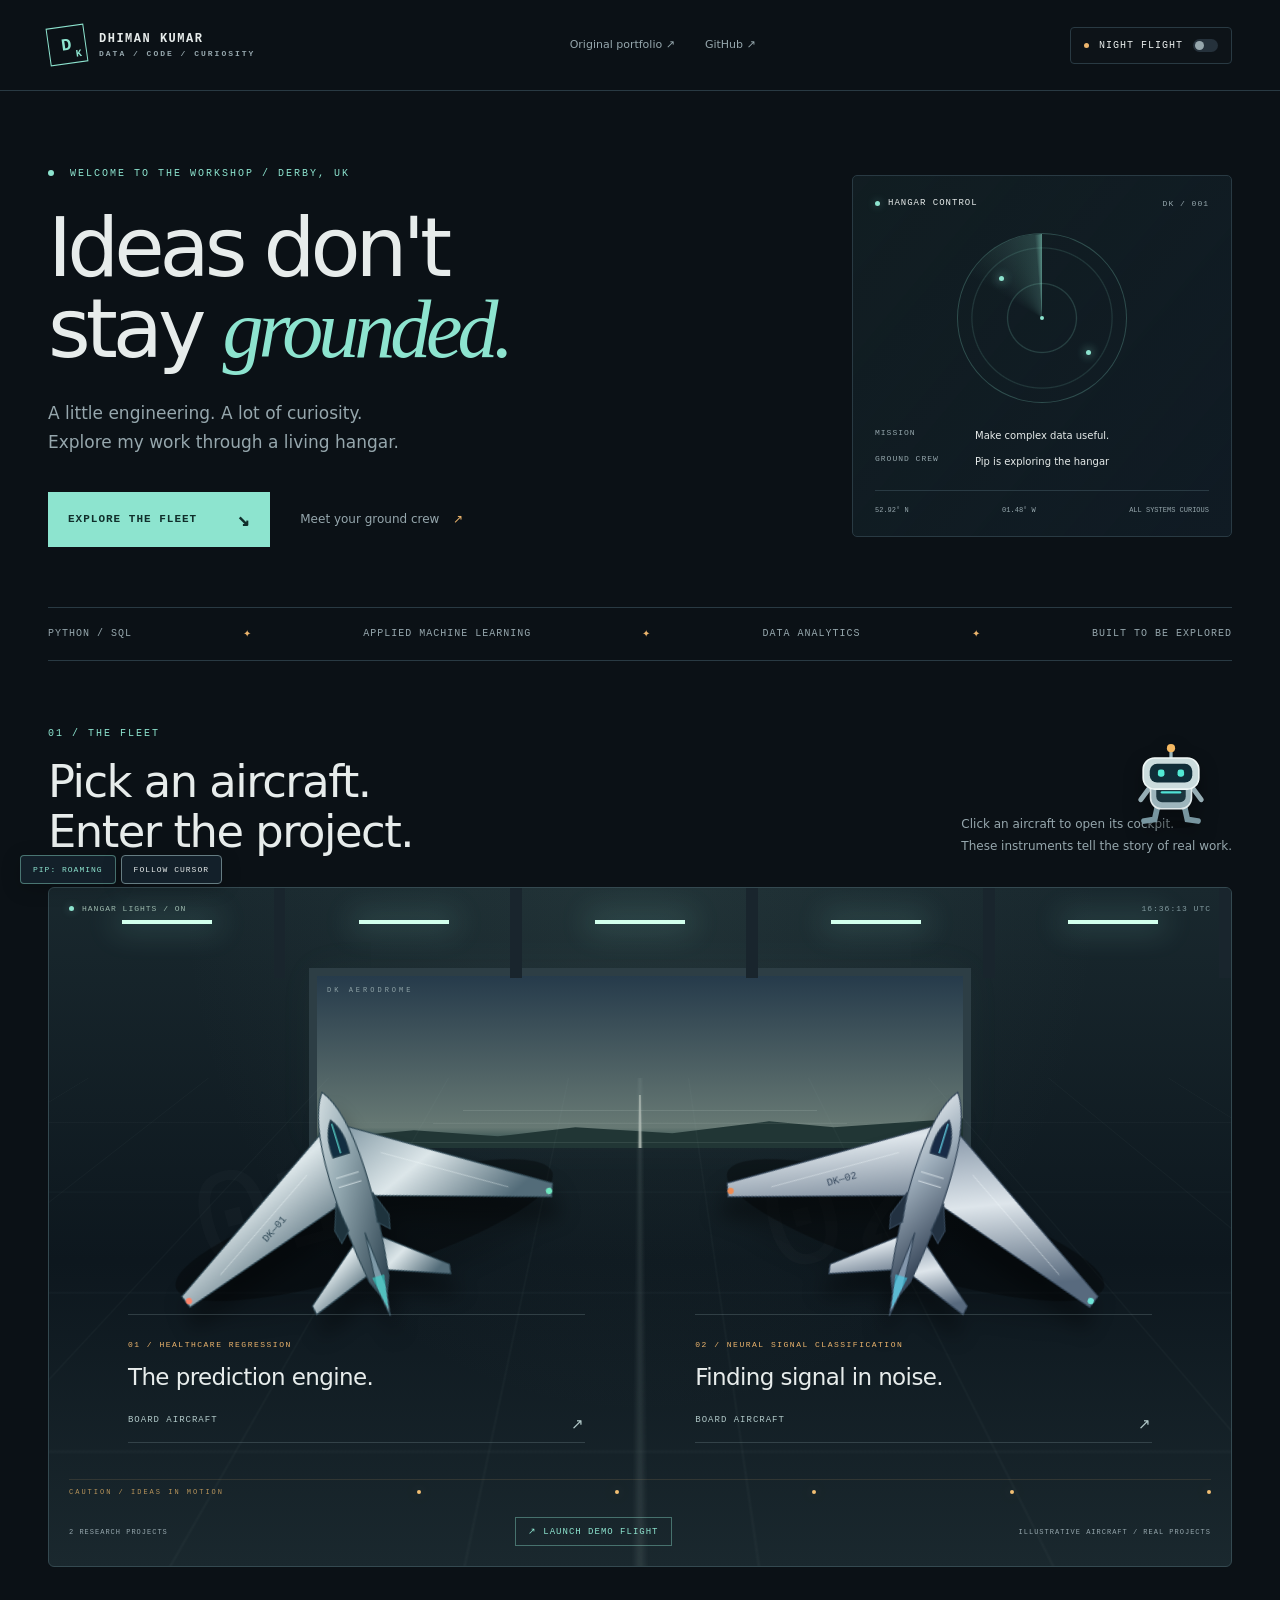
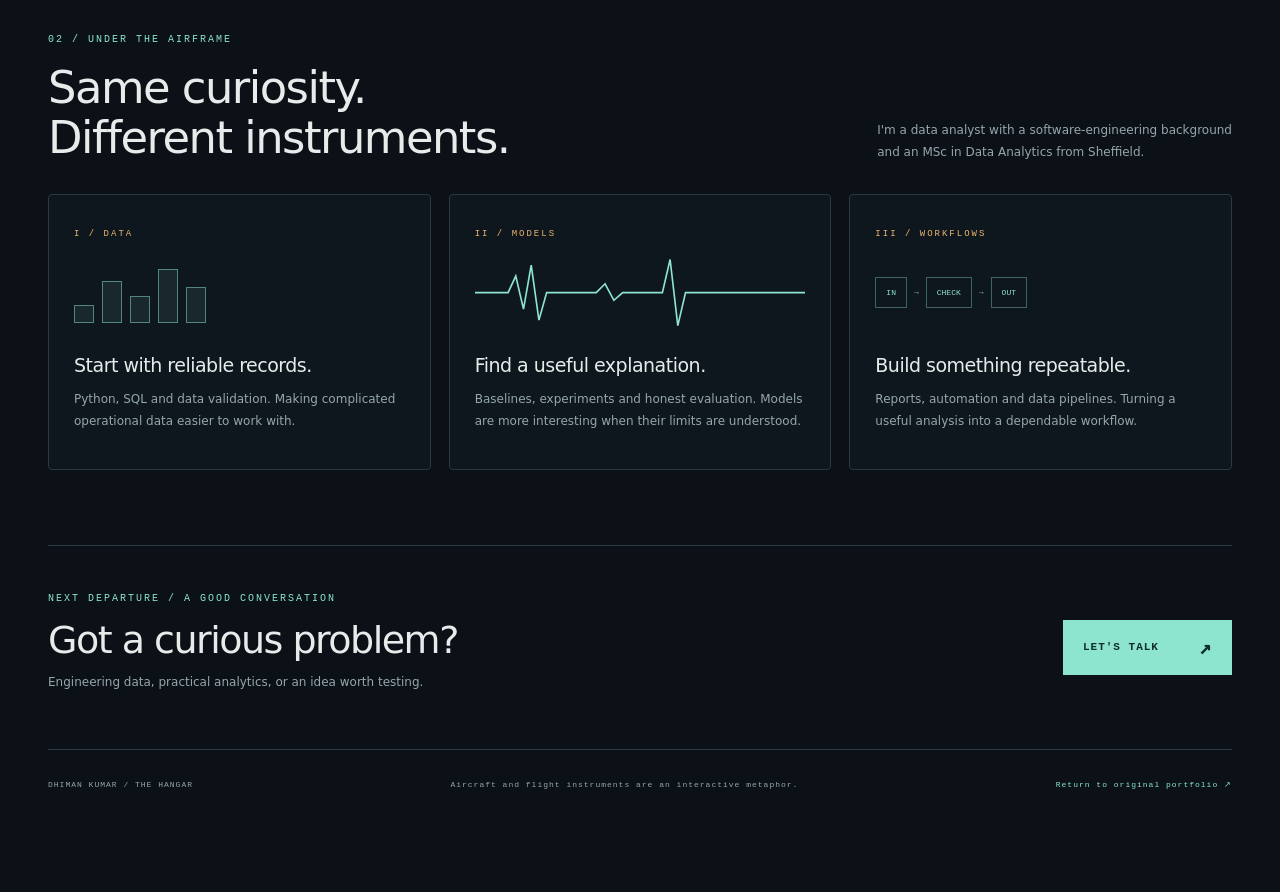
<file: hangar/index.html>
<!doctype html>
<html lang="en"><head><meta charset="utf-8"><meta name="viewport" content="width=device-width,initial-scale=1"><meta name="color-scheme" content="dark"><meta name="description" content="Explore Dhiman Kumar's interactive aerospace hangar. Meet Pip the roaming robot, open project cockpits, and launch a night flight."><title>The Hangar · Dhiman Kumar</title><link rel="stylesheet" href="hangar.css?v=1"><script defer src="hangar.js?v=1"></script></head>
<body>
<canvas id="atmosphere" aria-hidden="true"></canvas>
<div class="cursor-light" id="cursor-light" aria-hidden="true"></div>
<a class="skip" href="#fleet">Skip to project aircraft</a>
<header class="topbar"><a class="identity" href="../index.html"><span class="identity-mark">D<span>K</span></span><span>DHIMAN KUMAR<small>DATA / CODE / CURIOSITY</small></span></a><nav aria-label="Main navigation"><a href="../index.html">Original portfolio ↗</a><a href="https://github.com/dimmy98">GitHub ↗</a></nav><button id="night-switch" class="night-switch" aria-pressed="false" title="Switch between hangar lights and night flight"><span class="switch-led"></span><span id="night-label">NIGHT FLIGHT</span><span class="toggle-track"><i></i></span></button></header>
<main>
<section class="intro">
<div class="intro-main"><p class="eyebrow"><span></span> WELCOME TO THE WORKSHOP / DERBY, UK</p><h1>Ideas don't<br>stay <em>grounded.</em></h1><p class="intro-copy">A little engineering. A lot of curiosity.<br>Explore my work through a living hangar.</p><div class="intro-actions"><a class="primary" href="#fleet">EXPLORE THE FLEET <span>↘</span></a><button class="text-button" id="meet-pip">Meet your ground crew <span>↗</span></button></div></div>
<div class="mission-card perch" data-perch><div class="mission-top"><span class="live-dot"></span> HANGAR CONTROL <span class="tiny">DK / 001</span></div><div class="radar" aria-hidden="true"><div class="radar-grid"></div><div class="radar-sweep"></div><i class="blip b1"></i><i class="blip b2"></i><span class="radar-center"></span></div><div class="mission-info"><span>MISSION</span><strong>Make complex data useful.</strong><span>GROUND CREW</span><strong id="crew-status">Pip is exploring the hangar</strong></div><div class="coordinates"><span>52.92° N</span><span>01.48° W</span><span>ALL SYSTEMS CURIOUS</span></div></div>
</section>
<div class="ticker" aria-label="Areas of work"><span>PYTHON / SQL</span><i>✦</i><span>APPLIED MACHINE LEARNING</span><i>✦</i><span>DATA ANALYTICS</span><i>✦</i><span>BUILT TO BE EXPLORED</span></div>
<section id="fleet" class="fleet-section">
<div class="section-heading"><div><p class="eyebrow">01 / THE FLEET</p><h2>Pick an aircraft.<br>Enter the project.</h2></div><p>Click an aircraft to open its cockpit.<br>These instruments tell the story of real work.</p></div>
<div class="hangar-stage" id="hangar-stage">
<div class="ceiling" aria-hidden="true"><i></i><i></i><i></i><i></i><i></i></div><div class="hangar-door" aria-hidden="true"><div class="horizon"></div><span>DK AERODROME</span></div><div class="floor-grid" aria-hidden="true"></div>
<div class="stage-sign"><span class="live-dot"></span><span id="stage-condition">HANGAR LIGHTS / ON</span><span class="stage-clock" id="stage-clock">UTC —</span></div>
<div class="bay bay-one"><div class="bay-number" aria-hidden="true">01</div><button class="aircraft aircraft-one" data-project="healthcare" aria-label="Open healthcare machine learning cockpit"><svg viewBox="0 0 620 330" xmlns="http://www.w3.org/2000/svg" aria-hidden="true"><defs><linearGradient id="metal" x2=".3" y2="1"><stop stop-color="#e7eef0"/><stop offset=".42" stop-color="#98adb5"/><stop offset="1" stop-color="#354b58"/></linearGradient><linearGradient id="wing" x2=".6" y2="1"><stop stop-color="#7a929e"/><stop offset=".5" stop-color="#dce6e9"/><stop offset="1" stop-color="#536c79"/></linearGradient></defs><ellipse cx="310" cy="201" rx="250" ry="55" fill="#000" opacity=".35"/><g stroke="#304955" stroke-width="1.5"><path d="M306 60L64 214L70 230L294 160Z" fill="url(#wing)"/><path d="M314 60L556 214L550 230L326 160Z" fill="url(#wing)"/><path d="M304 205L219 274L221 286L307 254Z" fill="url(#wing)"/><path d="M316 205L401 274L399 286L313 254Z" fill="url(#wing)"/><path d="M310 18C278 60 284 180 297 266L310 297L323 266C336 180 342 60 310 18Z" fill="url(#metal)"/><path d="M310 204L304 276L310 315L316 276Z" fill="#7d98a6"/><path d="M310 55C299 70 298 89 299 102L321 102C322 89 321 70 310 55Z" fill="#122e41"/><path d="M310 60V99" stroke="#63e6da"/><path d="M295 128L325 128M295 140L325 140" stroke="#e5eff1" opacity=".6"/><path d="M286 158L274 191L278 209L291 196Z" fill="#1e333d"/><path d="M334 158L346 191L342 209L329 196Z" fill="#1e333d"/></g><path d="M302 262L310 306L318 262" fill="#35d8cf" opacity=".6" class="engine-glow"/><circle cx="71" cy="222" r="4" fill="#ff856b" class="nav-light"/><circle cx="549" cy="222" r="4" fill="#6fe8c0" class="nav-light"/><path d="M119 202L261 113M359 113L501 202" stroke="#f6ffff" opacity=".5" fill="none"/><text x="187" y="180" fill="#2e4856" font-size="13" font-family="monospace" transform="rotate(-32 187 180)">DK—01</text></svg></button><div class="aircraft-label"><span>01 / HEALTHCARE REGRESSION</span><strong>The prediction engine.</strong><button class="board-button" data-project="healthcare">BOARD AIRCRAFT <span>↗</span></button></div></div>
<div class="bay bay-two"><div class="bay-number" aria-hidden="true">02</div><button class="aircraft aircraft-two" data-project="brain" aria-label="Open brain activity classification cockpit"><svg viewBox="0 0 620 330" xmlns="http://www.w3.org/2000/svg" aria-hidden="true"><defs><linearGradient id="metal2" x2=".3" y2="1"><stop stop-color="#e7eef0"/><stop offset=".42" stop-color="#98adb5"/><stop offset="1" stop-color="#354b58"/></linearGradient><linearGradient id="wing2" x2=".6" y2="1"><stop stop-color="#7a929e"/><stop offset=".5" stop-color="#dce6e9"/><stop offset="1" stop-color="#536c79"/></linearGradient></defs><ellipse cx="310" cy="201" rx="250" ry="55" fill="#000" opacity=".35"/><g stroke="#304955" stroke-width="1.5"><path d="M306 60L64 214L70 230L294 160Z" fill="url(#wing2)"/><path d="M314 60L556 214L550 230L326 160Z" fill="url(#wing2)"/><path d="M304 205L219 274L221 286L307 254Z" fill="url(#wing2)"/><path d="M316 205L401 274L399 286L313 254Z" fill="url(#wing2)"/><path d="M310 18C278 60 284 180 297 266L310 297L323 266C336 180 342 60 310 18Z" fill="url(#metal2)"/><path d="M310 204L304 276L310 315L316 276Z" fill="#7d98a6"/><path d="M310 55C299 70 298 89 299 102L321 102C322 89 321 70 310 55Z" fill="#122e41"/><path d="M310 60V99" stroke="#63e6da"/><path d="M295 128L325 128M295 140L325 140" stroke="#e5eff1" opacity=".6"/><path d="M286 158L274 191L278 209L291 196Z" fill="#1e333d"/><path d="M334 158L346 191L342 209L329 196Z" fill="#1e333d"/></g><path d="M302 262L310 306L318 262" fill="#35d8cf" opacity=".6" class="engine-glow"/><circle cx="71" cy="222" r="4" fill="#ff856b" class="nav-light"/><circle cx="549" cy="222" r="4" fill="#6fe8c0" class="nav-light"/><path d="M119 202L261 113M359 113L501 202" stroke="#f6ffff" opacity=".5" fill="none"/><text x="187" y="180" fill="#2e4856" font-size="13" font-family="monospace" transform="rotate(-32 187 180)">DK—02</text></svg></button><div class="aircraft-label"><span>02 / NEURAL SIGNAL CLASSIFICATION</span><strong>Finding signal in noise.</strong><button class="board-button" data-project="brain">BOARD AIRCRAFT <span>↗</span></button></div></div>
<div class="runway" aria-hidden="true"><span>CAUTION / IDEAS IN MOTION</span><i></i><i></i><i></i><i></i><i></i></div>
<div class="stage-bottom"><span>2 RESEARCH PROJECTS</span><button id="launch-flight">↗ LAUNCH DEMO FLIGHT</button><span>ILLUSTRATIVE AIRCRAFT / REAL PROJECTS</span></div>
<div id="flyby" aria-hidden="true">✈</div>
</div>
</section>
<section class="workshop-section">
<div class="section-heading"><div><p class="eyebrow">02 / UNDER THE AIRFRAME</p><h2>Same curiosity.<br>Different instruments.</h2></div><p>I'm a data analyst with a software-engineering background<br>and an MSc in Data Analytics from Sheffield.</p></div>
<div class="workbench">
<article class="work-card perch" data-perch><span class="card-index">I / DATA</span><div class="schematic" aria-hidden="true"><i></i><i></i><i></i><i></i><i></i></div><h3>Start with reliable records.</h3><p>Python, SQL and data validation. Making complicated operational data easier to work with.</p></article>
<article class="work-card perch" data-perch><span class="card-index">II / MODELS</span><div class="signal-schematic" aria-hidden="true"><svg viewBox="0 0 300 70"><path d="M0 35H30L37 20L44 50L51 10L58 60L65 35H110L118 27L126 42L134 35H170L177 5L184 65L191 35H300"/></svg></div><h3>Find a useful explanation.</h3><p>Baselines, experiments and honest evaluation. Models are more interesting when their limits are understood.</p></article>
<article class="work-card perch" data-perch><span class="card-index">III / WORKFLOWS</span><div class="pipeline-schematic" aria-hidden="true"><span>IN</span><i>→</i><span>CHECK</span><i>→</i><span>OUT</span></div><h3>Build something repeatable.</h3><p>Reports, automation and data pipelines. Turning a useful analysis into a dependable workflow.</p></article>
</div></section>
<section class="departure perch" data-perch><div><p class="eyebrow">NEXT DEPARTURE / A GOOD CONVERSATION</p><h2>Got a curious problem?</h2><p>Engineering data, practical analytics, or an idea worth testing.</p></div><a class="primary" href="mailto:dhimankumar98@gmail.com">LET'S TALK <span>↗</span></a></section>
</main>
<footer><span>DHIMAN KUMAR / THE HANGAR</span><span>Aircraft and flight instruments are an interactive metaphor.</span><a href="../index.html">Return to original portfolio ↗</a></footer>
<div class="robot-tools" aria-label="Robot controls"><button id="motion-toggle" aria-pressed="true">PIP: ROAMING</button><button id="follow-toggle" aria-pressed="false">FOLLOW CURSOR</button></div>
<div id="pip" class="pip" style="--face:1"><button id="pip-button" aria-label="Talk to Pip, your roaming robot guide"><svg viewBox="0 0 100 110" aria-hidden="true"><ellipse cx="50" cy="103" rx="30" ry="5" fill="#000" opacity=".25"/><g class="robot-legs"><path d="M34 79L30 97L17 99" stroke="#7896a0" stroke-width="7" stroke-linecap="round" fill="none"/><path d="M66 79L70 97L83 99" stroke="#7896a0" stroke-width="7" stroke-linecap="round" fill="none"/></g><path d="M24 58L13 73M76 58L87 73" stroke="#96adb4" stroke-width="6" stroke-linecap="round"/><rect x="25" y="45" width="50" height="39" rx="13" fill="#9db5bc" stroke="#e0e9ea" stroke-width="2"/><rect x="32" y="54" width="36" height="22" rx="7" fill="#1c353e"/><path d="M39 64H61" stroke="#4fe1d4" stroke-width="3" stroke-linecap="round"/><path d="M50 24V11" stroke="#9bb6bd" stroke-width="4"/><circle cx="50" cy="10" r="5" fill="#f4b862" class="antenna"/><rect x="16" y="22" width="68" height="38" rx="14" fill="#cbdcdd" stroke="#eff7f6" stroke-width="2"/><rect x="24" y="29" width="52" height="23" rx="9" fill="#102d38"/><g class="robot-eyes" fill="#52ead4"><rect x="34" y="36" width="8" height="9" rx="3"/><rect x="58" y="36" width="8" height="9" rx="3"/></g></svg></button><span class="pip-shadow"></span></div>
<div class="pip-bubble" id="pip-bubble" hidden><button class="bubble-close" id="bubble-close" aria-label="Close robot message">×</button><span class="eyebrow">PIP / GROUND CREW</span><p id="pip-message">Hi! I’m Pip. Pick an aircraft and I’ll show you what’s inside.</p><div class="bubble-actions"><button data-project="healthcare">ML cockpit ↗</button><a href="../lab/">Try the live lab ↗</a></div></div>
<div class="flight-status" id="flight-status" role="status" hidden></div>
<dialog id="cockpit" aria-labelledby="cockpit-title"><div class="cockpit-shell"><div class="cockpit-top"><span class="live-dot"></span><span>FLIGHT DECK / PROJECT EXPLORER</span><button id="close-cockpit" aria-label="Close cockpit">ESC / ×</button></div><div class="cockpit-heading"><div><p class="eyebrow" id="cockpit-code"></p><h2 id="cockpit-title"></h2><p id="cockpit-subtitle"></p></div><div class="altimeter" aria-hidden="true"><span>DK</span><i></i><small>EXPLORE</small></div></div><div id="cockpit-body"></div><div class="cockpit-links" id="cockpit-links"></div><p class="cockpit-note">This cockpit is a visualization of project results, not live flight telemetry.</p></div></dialog>
<div class="sr-only" role="status" id="announcement"></div>
</body></html>
</file>
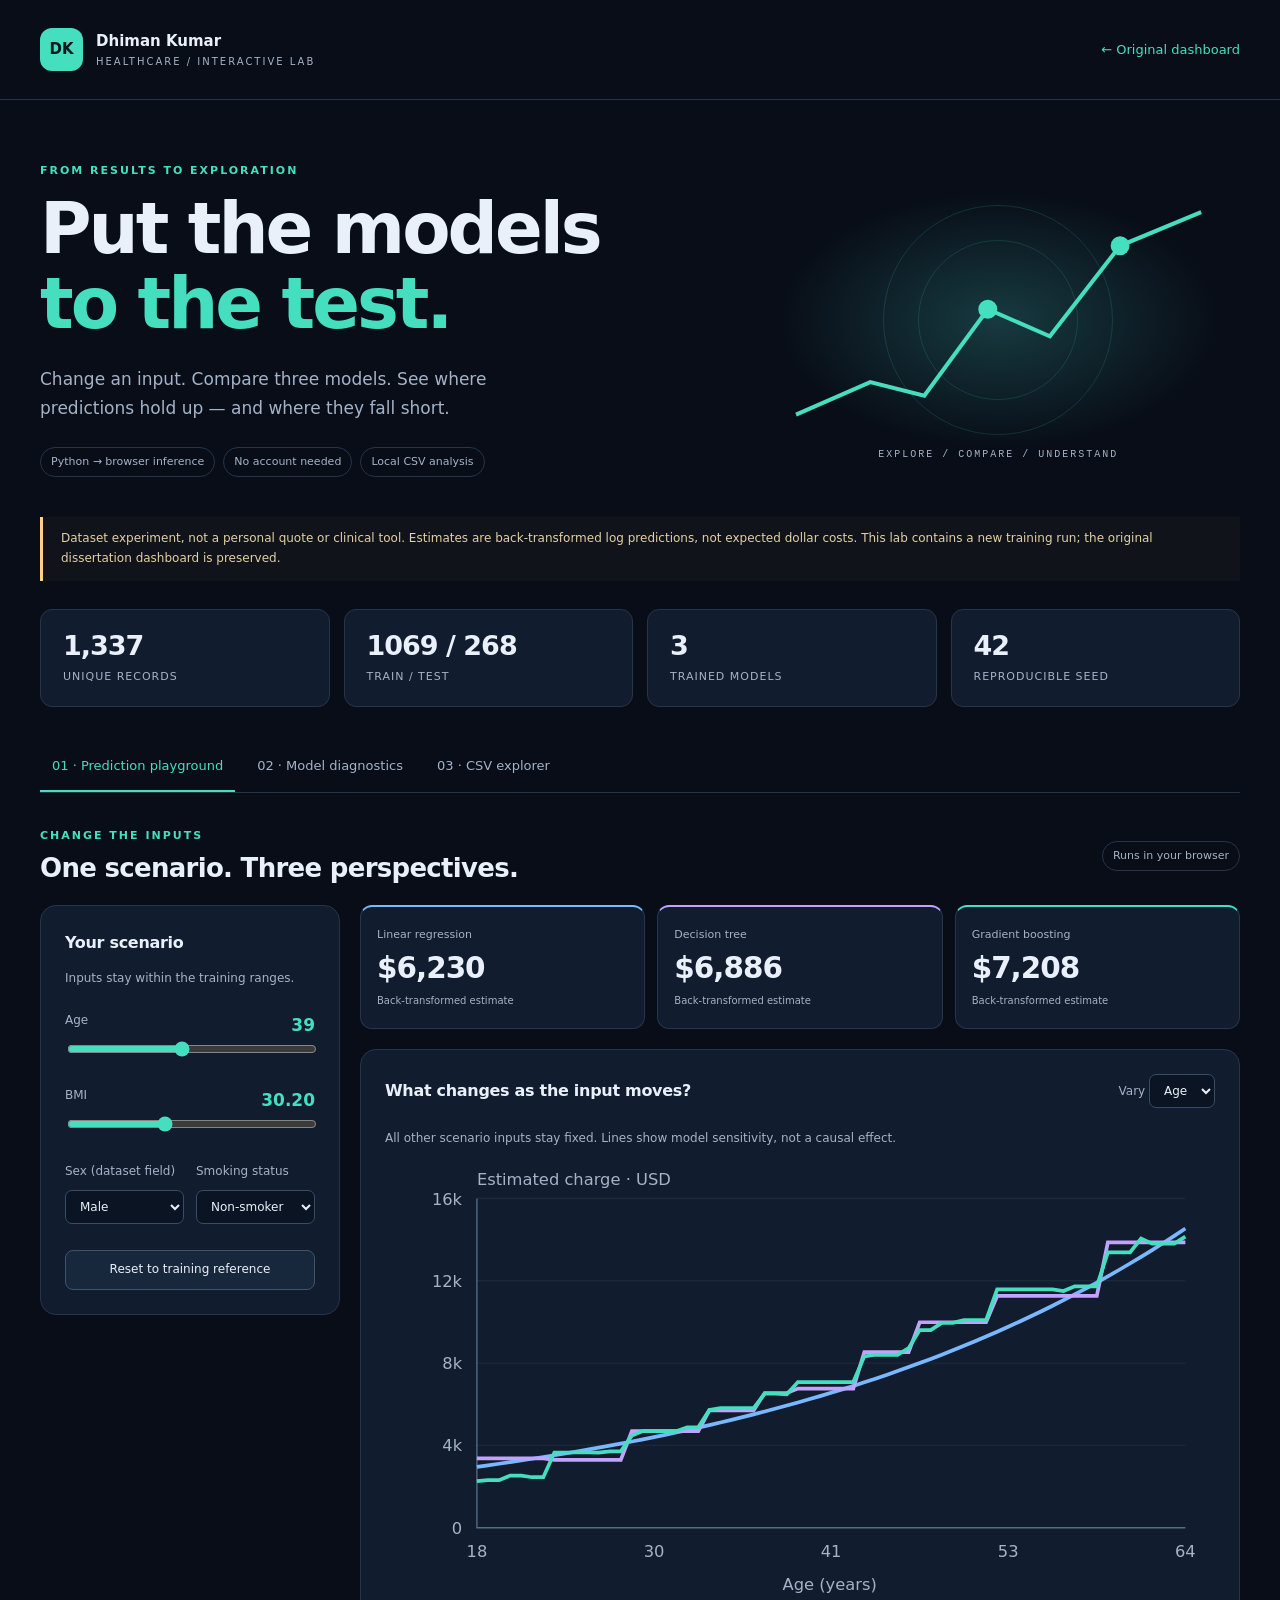
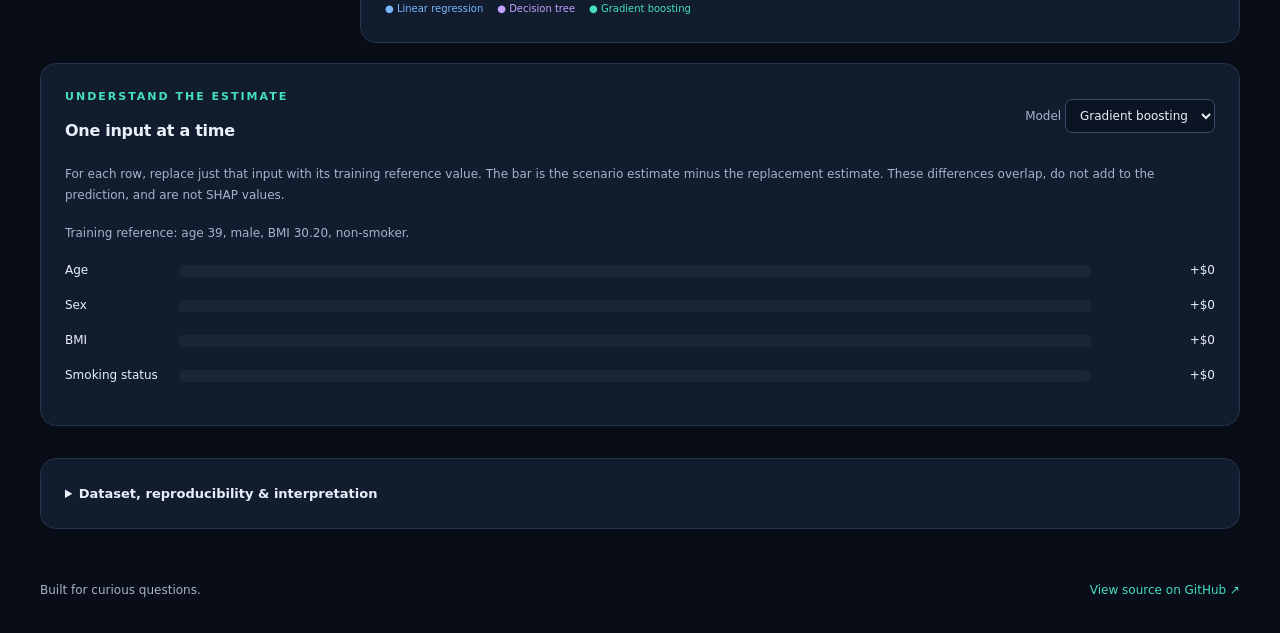
<file: lab/index.html>
<!doctype html>
<html lang="en"><head><meta charset="utf-8"><meta name="viewport" content="width=device-width,initial-scale=1"><meta name="color-scheme" content="dark"><title>Healthcare ML Lab · Dhiman Kumar</title><link rel="stylesheet" href="assets/lab.css?v=1"><script defer src="assets/lab.js?v=1"></script></head>
<body>
<header><a class="brand" href="../index.html"><span class="monogram">DK</span><span>Dhiman Kumar<small>HEALTHCARE / INTERACTIVE LAB</small></span></a><a class="back" href="../index.html">← Original dashboard</a></header>
<main>
<section class="hero"><div><p class="eyebrow">FROM RESULTS TO EXPLORATION</p><h1>Put the models<br><span>to the test.</span></h1><p class="intro">Change an input. Compare three models. See where predictions hold up — and where they fall short.</p><div class="chips"><span>Python → browser inference</span><span>No account needed</span><span>Local CSV analysis</span></div></div><div class="hero-art" aria-hidden="true"><span class="orbit one"></span><span class="orbit two"></span><svg viewBox="0 0 340 200"><path d="M20 170L75 146L115 156L162 92L208 112L260 45L320 20"/><circle cx="162" cy="92" r="7"/><circle cx="260" cy="45" r="7"/></svg><div class="art-label">EXPLORE / COMPARE / UNDERSTAND</div></div></section>
<p class="notice">Dataset experiment, not a personal quote or clinical tool. Estimates are back-transformed log predictions, not expected dollar costs. This lab contains a new training run; the original dissertation dashboard is preserved.</p>
<div id="load-status" role="status">Loading verified model exports…</div>
<div id="workspace" hidden>
<div class="stats" id="stats"></div>
<nav class="tabs" aria-label="Lab sections"><button class="active" data-panel="playground" aria-pressed="true">01 · Prediction playground</button><button data-panel="diagnostics" aria-pressed="false">02 · Model diagnostics</button><button data-panel="data" aria-pressed="false">03 · CSV explorer</button></nav>
<section id="playground" class="panel">
<div class="section-title"><div><p class="eyebrow">CHANGE THE INPUTS</p><h2>One scenario. Three perspectives.</h2></div><span class="pill">Runs in your browser</span></div>
<div class="play-grid"><form class="card controls" id="scenario"><h3>Your scenario</h3><p class="muted">Inputs stay within the training ranges.</p>
<label for="age">Age <output id="age-value" for="age"></output></label><input id="age" type="range" min="18" max="64" value="35">
<label for="bmi">BMI <output id="bmi-value" for="bmi"></output></label><input id="bmi" type="range" min="16" max="53" step="0.01" value="28">
<div class="form-row"><div><label for="sex">Sex (dataset field)</label><select id="sex"><option value="0">Female</option><option value="1">Male</option></select></div><div><label for="smoker">Smoking status</label><select id="smoker"><option value="0">Non-smoker</option><option value="1">Smoker</option></select></div></div>
<button class="secondary" id="reset" type="button">Reset to training reference</button></form>
<div><div class="prediction-grid" id="predictions" aria-live="polite"></div><article class="card"><div class="card-head"><h3>What changes as the input moves?</h3><label class="compact" for="sensitivity-feature">Vary <select id="sensitivity-feature"><option value="age">Age</option><option value="bmi">BMI</option></select></label></div><p class="muted">All other scenario inputs stay fixed. Lines show model sensitivity, not a causal effect.</p><div id="sensitivity-chart" class="chart"></div><div class="legend"><span class="linear">● Linear regression</span><span class="tree">● Decision tree</span><span class="boost">● Gradient boosting</span></div></article></div></div>
<article class="card"><div class="card-head"><div><p class="eyebrow">UNDERSTAND THE ESTIMATE</p><h3>One input at a time</h3></div><label class="compact" for="effect-model">Model <select id="effect-model"></select></label></div><p class="muted">For each row, replace just that input with its training reference value. The bar is the scenario estimate minus the replacement estimate. These differences overlap, do not add to the prediction, and are not SHAP values.</p><p id="reference-note" class="muted"></p><div id="effects"></div></article>
</section>
<section id="diagnostics" class="panel" hidden>
<div class="section-title"><div><p class="eyebrow">EVIDENCE, NOT JUST A SCORE</p><h2>Look beyond the headline metric.</h2></div><label for="diagnostic-model">Inspect model <select id="diagnostic-model"></select></label></div>
<article class="card"><h3>Recomputed holdout results</h3><p class="muted">R² and MSE use log₁₀(charges). MAE is measured after back-transforming predictions to USD. Models were not tuned against this holdout.</p><div class="table-wrap"><table><thead><tr><th scope="col">Model</th><th scope="col">Train R²</th><th scope="col">Test R²</th><th scope="col">Test MSE · log₁₀</th><th scope="col">MAE · USD</th></tr></thead><tbody id="metrics"></tbody></table></div></article>
<div class="two-col"><article class="card"><h3>Actual vs predicted density</h3><p class="muted">Holdout records grouped into bins. Brighter cells contain more records; the diagonal marks agreement. Hover or focus a cell for counts.</p><div id="density-chart" class="chart"></div><p id="density-summary" class="muted"></p></article><article class="card"><h3>Residual distribution</h3><p class="muted">Predicted minus actual charge in USD. Negative values mean underprediction; positive values mean overprediction.</p><div id="residual-chart" class="chart"></div><p id="residual-summary" class="muted"></p></article></div>
<div class="two-col"><article class="card"><h3>Which inputs does the model rely on?</h3><p class="muted">Mean reduction in holdout R² after permuting each feature, across 10 shuffles. This measures model reliance, not causality.</p><div id="importance"></div></article><article class="card"><h3>Where are the errors larger?</h3><p class="muted">Mean absolute error in USD. Age and smoking groups overlap; small groups produce less stable estimates.</p><div class="table-wrap"><table><thead><tr><th>Group</th><th>Records</th><th>MAE · USD</th></tr></thead><tbody id="groups"></tbody></table></div></article></div>
</section>
<section id="data" class="panel" hidden>
<div class="section-title"><div><p class="eyebrow">YOUR DATA, YOUR BROWSER</p><h2>Check a CSV before predicting.</h2></div><button id="sample" class="secondary">Download example CSV</button></div>
<article class="card upload"><label for="csv-file"><strong>Choose a CSV file</strong><span>Required: age, sex, bmi, smoker. Optional: charges.<br>Up to 5 MB / 10,000 records. Files are processed locally and never sent to a server.</span></label><input id="csv-file" type="file" accept=".csv,text/csv"><p class="muted">Sex: female/male. Smoker: no/yes. Numeric values must be finite and inside the training ranges. Extra columns are ignored.</p></article>
<p id="csv-status" role="status">Choose a file to see validation results and predictions.</p>
<div id="csv-result" hidden><div class="stats" id="csv-stats"></div><article class="card"><div class="card-head"><h3>Validation report</h3><button id="export-csv" class="secondary">Download valid predictions</button></div><ul id="csv-issues"></ul><p class="muted">Duplicates are counted across the four model inputs and optional charges; they are retained in the export. Only valid rows receive predictions. Preview shows the first 20 valid rows.</p><div class="table-wrap"><table><thead><tr><th>CSV row</th><th>Age</th><th>BMI</th><th>Linear · USD</th><th>Tree · USD</th><th>Boosting · USD</th></tr></thead><tbody id="csv-preview"></tbody></table></div></article></div>
</section>
<details class="card provenance"><summary>Dataset, reproducibility & interpretation</summary><p id="provenance"></p><p>Only four features are used: age, sex, BMI and smoking status. Children and region are not model inputs. Predictions are associations learned from this dataset. No uncertainty interval or clinical validity is claimed.</p><p>Feature effects use one-at-a-time replacements. Importance uses repeated holdout permutations. Charts export aggregate counts, rather than original test records.</p><p><a href="../docs/LAB.md">Full run instructions and limitations</a> · <a href="../pipeline.py">Python pipeline</a> · <a href="https://github.com/stedy/Machine-Learning-with-R-datasets/blob/master/insurance.csv">Public data source</a></p></details>
</div>
</main><footer><span>Built for curious questions.</span><a href="https://github.com/dimmy98/Developing-Evaluating-ML-for-HealthCare">View source on GitHub ↗</a></footer>
</body></html>
</file>
<file: hangar/hangar.css>
:root{--bg:#0b1116;--panel:#121e25;--text:#e7eceb;--muted:#96a7ad;--line:#293a43;--mint:#8de4cf;--amber:#edb56d;--night:0;color-scheme:dark}*{box-sizing:border-box}html{scroll-behavior:smooth;scroll-padding-top:35px}body{margin:0;background:var(--bg);color:var(--text);font:15px/1.6 "Segoe UI",system-ui,sans-serif;overflow-x:hidden;transition:background 1s,color 1s}button,input,select{font:inherit}a{color:inherit;text-decoration:none}button{cursor:pointer}button,a,summary{outline-offset:5px}button:focus-visible,a:focus-visible,input:focus-visible,select:focus-visible{outline:2px solid var(--amber)}button{color:inherit}button:disabled{opacity:.45;cursor:default}.skip{position:fixed;left:20px;top:-100px;z-index:200;background:var(--amber);color:#111;padding:10px}.skip:focus{top:10px}#atmosphere{position:fixed;inset:0;width:100%;height:100%;pointer-events:none;z-index:0}.cursor-light{position:fixed;left:0;top:0;width:500px;height:500px;border-radius:50%;background:radial-gradient(circle,#8de4cf06,transparent 65%);transform:translate(-1000px,-1000px);pointer-events:none;z-index:0}main,header,footer{position:relative;z-index:1}header,main,footer{max-width:1440px;margin:auto}.topbar{padding:26px 48px;display:flex;align-items:center;justify-content:space-between;gap:20px;border-bottom:1px solid var(--line)}.identity{display:flex;align-items:center;gap:13px;font:600 12px/1.5 monospace;letter-spacing:1.5px}.identity small{display:block;font-size:8px;letter-spacing:2px;color:var(--muted)}.identity-mark{border:1px solid var(--mint);width:38px;height:38px;display:grid;place-content:center;font:700 17px/1 monospace;position:relative;transform:rotate(-8deg);color:var(--mint)}.identity-mark span{position:absolute;bottom:2px;right:3px;font-size:10px}.topbar nav{display:flex;gap:30px;color:var(--muted);font-size:11px}.topbar nav a:hover{color:var(--mint)}.night-switch{display:flex;align-items:center;gap:10px;border:1px solid var(--line);background:#ffffff03;padding:11px 13px;font:10px monospace;letter-spacing:1px;border-radius:4px}.switch-led{width:5px;height:5px;border-radius:50%;background:var(--amber)}.toggle-track{width:25px;height:13px;background:#25313b;border-radius:12px;padding:2px}.toggle-track i{width:9px;height:9px;background:var(--muted);display:block;border-radius:50%;transition:transform .3s}.night-switch[aria-pressed=true] .toggle-track i{transform:translateX(12px);background:var(--mint)}main{padding:0 48px}.intro{padding:75px 0 60px;display:grid;grid-template-columns:1.45fr 1fr;gap:80px;align-items:center}.eyebrow{font:10px/1.6 monospace;letter-spacing:2px;color:var(--mint);margin:0 0 25px}.eyebrow>span{display:inline-block;width:6px;height:6px;border-radius:50%;background:var(--mint);margin-right:8px}h1{font-size:clamp(54px,6.4vw,90px);font-weight:500;line-height:.99;letter-spacing:-5px;margin:0 0 29px}h1 em{font-family:Georgia,serif;font-weight:400;color:var(--mint)}.intro-copy{color:var(--muted);font-size:17px;line-height:1.7}.intro-actions{display:flex;align-items:center;gap:30px;margin-top:35px}.primary{display:inline-flex;justify-content:space-between;align-items:center;gap:40px;padding:15px 20px;background:var(--mint);color:#102e2b;font:700 11px monospace;letter-spacing:1px;border:0}.primary:hover{background:#b2f4df}.primary span{font-size:20px}.text-button{border:0;background:none;padding:10px 0;font-size:12px;color:var(--muted)}.text-button span{margin-left:10px;color:var(--amber)}.mission-card{position:relative;border:1px solid var(--line);background:linear-gradient(130deg,#17292d88,#101b24);padding:22px;border-radius:5px;max-width:380px;justify-self:end;width:100%}.mission-top{display:flex;align-items:center;gap:8px;font:9px monospace;letter-spacing:1px}.tiny{margin-left:auto;font-size:8px;color:var(--muted)}.live-dot{display:inline-block;width:5px;height:5px;background:var(--mint);border-radius:50%;box-shadow:0 0 8px #8de4cf66;flex-shrink:0}.radar{width:170px;height:170px;border:1px solid #8de4cf40;border-radius:50%;margin:25px auto;position:relative;overflow:hidden;background:radial-gradient(circle,transparent 28%,#8de4cf33 29%,transparent 30%,transparent 58%,#8de4cf25 59%,transparent 60%)}.radar-grid{position:absolute;inset:0;background:linear-gradient(transparent calc(50% - .5px),#8de4cf30 50%,transparent calc(50% + .5px)),linear-gradient(90deg,transparent calc(50% - .5px),#8de4cf30 50%,transparent calc(50% + .5px))}.radar-sweep{position:absolute;inset:0;background:conic-gradient(transparent 300deg,#8de4cf30 355deg,#8de4cf90 360deg);border-radius:50%;animation:sweep 7s linear infinite}.radar-center{position:absolute;left:calc(50% - 2px);top:calc(50% - 2px);width:4px;height:4px;background:var(--mint);border-radius:50%}.blip{position:absolute;width:5px;height:5px;background:var(--mint);border-radius:50%;box-shadow:0 0 10px var(--mint);animation:blink 4s infinite}.b1{left:41px;top:42px}.b2{right:35px;bottom:47px;animation-delay:2s}.mission-info{display:grid;grid-template-columns:90px 1fr;gap:10px;font-size:10px}.mission-info>span{font:8px monospace;color:var(--muted);letter-spacing:1px}.mission-info strong{font-weight:400}.coordinates{display:flex;justify-content:space-between;font:7px monospace;color:var(--muted);border-top:1px solid var(--line);padding-top:15px;margin-top:20px}.ticker{padding:20px 0;display:flex;justify-content:space-between;gap:15px;align-items:center;border-top:1px solid var(--line);border-bottom:1px solid var(--line);font:10px monospace;letter-spacing:1px;color:var(--muted)}.ticker i{color:var(--amber);font-style:normal}.section-heading{display:flex;justify-content:space-between;align-items:flex-end;gap:35px;margin:65px 0 30px}.section-heading .eyebrow{margin-bottom:15px}h2{font-size:clamp(30px,3.5vw,45px);font-weight:450;line-height:1.12;letter-spacing:-1.5px;margin:0}.section-heading>p{color:var(--muted);font-size:12px;line-height:1.8;margin:0}.hangar-stage{height:680px;position:relative;overflow:hidden;border:1px solid #344950;border-radius:6px;background:radial-gradient(ellipse at 50% 0,#5b7e7724,transparent 55%),linear-gradient(#19282e,#0d171e 55%,#1a282e)}.ceiling{height:90px;display:flex;justify-content:space-around;position:absolute;top:0;left:0;right:0;z-index:2;background:repeating-linear-gradient(90deg,transparent 0,transparent 19%,#19252d 19%,#19252d 20%)}.ceiling i{display:block;width:90px;height:4px;margin-top:32px;background:#d2ffec;box-shadow:0 0 30px 8px #a0ffe826;transition:background 1s,box-shadow 1s}.hangar-door{position:absolute;top:80px;left:22%;width:56%;height:180px;border:8px solid #2d3e45;border-bottom:0;overflow:hidden;background:linear-gradient(#263b4b,#677974 88%,#183a3b);box-shadow:0 -2px 40px #a8e2cc08}.hangar-door:after{content:"";position:absolute;bottom:-20px;left:20%;width:60%;height:100px;background:linear-gradient(90deg,transparent 49.5%,#b8c1b9 50%,transparent 50.5%),repeating-linear-gradient(0deg,transparent 0,transparent 20px,#d5e4da33 21px);transform:perspective(100px) rotateX(50deg)}.hangar-door>span{position:absolute;top:10px;left:10px;color:#d0e4e1;font:7px monospace;letter-spacing:3px;opacity:.6}.horizon{position:absolute;left:0;right:0;bottom:0;height:30px;background:#213635;clip-path:polygon(0 70%,15% 40%,28% 60%,40% 30%,55% 50%,70% 10%,80% 30%,100% 0,100% 100%,0 100%)}.floor-grid{position:absolute;inset:190px -200px -220px;background:linear-gradient(90deg,transparent 49.8%,#a2b7b322 50%,transparent 50.2%),repeating-linear-gradient(0deg,transparent 0,transparent 79px,#b4d2cc10 80px),repeating-linear-gradient(90deg,transparent 0,transparent 119px,#b4d2cc10 120px);transform:perspective(480px) rotateX(55deg);transform-origin:center top}.stage-sign{position:absolute;z-index:3;top:16px;left:20px;right:20px;display:flex;align-items:center;gap:8px;color:#9dbaae;font:8px monospace;letter-spacing:1px}.stage-clock{margin-left:auto;color:#829a9f}.bay{position:absolute;top:185px;width:46%;height:370px;z-index:4}.bay-one{left:3%}.bay-two{right:3%}.bay-number{position:absolute;left:20%;top:72px;font:200 140px/1 monospace;color:#cce4df06;transform:rotate(-15deg)}.aircraft{display:block;background:none;border:0;width:100%;height:260px;padding:0;position:relative;transition:filter .3s,transform .5s;filter:drop-shadow(0 22px 10px #0006)}.aircraft svg{display:block;width:100%;height:100%;overflow:visible}.aircraft-one{transform:rotate(-17deg)}.aircraft-two{transform:rotate(17deg);filter:drop-shadow(0 22px 10px #0006) hue-rotate(15deg)}.aircraft:hover{transform:translateY(-15px) rotate(-12deg);filter:drop-shadow(0 30px 18px #8de4cf33)}.aircraft-two:hover{transform:translateY(-15px) rotate(12deg)}.aircraft:focus-visible{outline-offset:-20px}.aircraft-label{position:absolute;bottom:0;left:8%;right:8%;border-top:1px solid #8ea9ab40;padding-top:15px}.aircraft-label>span{font:8px monospace;color:var(--amber);letter-spacing:1.5px}.aircraft-label strong{display:block;font-size:23px;font-weight:450;letter-spacing:-.6px;margin:5px 0 12px}.board-button{display:flex;justify-content:space-between;width:100%;border:0;background:transparent;border-bottom:1px solid #8ea9ab40;padding:8px 0;color:#b1c8c8;font:9px monospace;letter-spacing:1px}.board-button:hover{color:var(--mint)}.board-button span{font-size:15px}.runway{position:absolute;bottom:62px;left:20px;right:20px;border-top:1px solid #e2b67322;height:25px;display:flex;align-items:center;gap:40px;overflow:hidden}.runway span{font:7px monospace;letter-spacing:2px;color:#b9955b}.runway i{width:4px;height:4px;box-shadow:0 0 15px #f2bf7355;background:#f2bf73;border-radius:50%;margin-left:auto}.stage-bottom{position:absolute;left:20px;right:20px;bottom:20px;display:flex;align-items:center;justify-content:space-between;gap:10px;font:7px monospace;letter-spacing:1px;color:var(--muted)}#launch-flight{background:transparent;color:var(--mint);border:1px solid #8de4cf66;padding:8px 12px;font:9px monospace;letter-spacing:1px}#launch-flight:hover{background:#8de4cf15}.nav-light{animation:blink 2s infinite}.engine-glow{animation:engine 3s infinite}.workbench{display:grid;grid-template-columns:repeat(3,1fr);gap:18px}.work-card{border:1px solid var(--line);padding:24px 25px;background:#14212770;position:relative;border-radius:4px}.card-index{font:9px monospace;letter-spacing:2px;color:var(--amber)}.work-card h3{font-size:19px;line-height:1.3;font-weight:500;letter-spacing:-.5px;margin:10px 0}.work-card p{font-size:12px;color:var(--muted);line-height:1.8}.schematic{display:flex;gap:8px;align-items:flex-end;height:100px;padding:20px 0}.schematic i{height:30%;width:20px;border:1px solid #8de4cf80;background:#8de4cf15}.schematic i:nth-child(2){height:70%}.schematic i:nth-child(3){height:45%}.schematic i:nth-child(4){height:90%}.schematic i:nth-child(5){height:60%}.signal-schematic{height:100px;display:grid;align-content:center}.signal-schematic svg{width:100%;stroke:var(--mint);stroke-width:1.5;fill:none}.pipeline-schematic{display:flex;align-items:center;gap:7px;height:100px;font:8px monospace;color:var(--mint)}.pipeline-schematic span{border:1px solid #8de4cf60;padding:10px}.pipeline-schematic i{font-style:normal}.departure{display:flex;align-items:center;justify-content:space-between;gap:30px;border-top:1px solid var(--line);border-bottom:1px solid var(--line);margin-top:75px;padding:45px 0}.departure .eyebrow{margin-bottom:12px}.departure h2{font-size:38px}.departure p:not(.eyebrow){font-size:12px;color:var(--muted)}footer{display:flex;gap:30px;justify-content:space-between;padding:28px 48px 100px;color:var(--muted);font:8px/1.8 monospace;letter-spacing:1px}footer a{color:var(--mint)}.robot-tools{position:fixed;bottom:16px;left:20px;z-index:60;display:flex;gap:5px}.robot-tools button{border:1px solid #657c82;background:#15222ded;backdrop-filter:blur(10px);padding:9px 12px;border-radius:4px;font:8px monospace;letter-spacing:1px;box-shadow:0 4px 20px #0003}.robot-tools button[aria-pressed=true]{color:var(--mint);border-color:#8de4cf70}.pip{position:fixed;left:0;top:0;width:82px;height:90px;z-index:55;pointer-events:none;will-change:transform}.pip button{display:block;border:0;padding:0;background:none;width:100%;height:100%;pointer-events:auto;filter:drop-shadow(0 7px 9px #0005);transform:scaleX(var(--face));cursor:pointer}.pip svg{width:100%;height:100%;overflow:visible}.pip.walking .robot-legs{animation:walk .2s infinite alternate;transform-origin:50% 70%}.pip.walking button{animation:robot-bob .2s infinite alternate}.pip .antenna{animation:blink 2s infinite}.pip.curious .robot-eyes{transform:translateY(-2px)}.pip-bubble{position:fixed;z-index:70;width:280px;background:#e1ece6;color:#163138;padding:21px;border-radius:16px 16px 16px 2px;box-shadow:0 12px 50px #0007;border:1px solid #fff}.pip-bubble .eyebrow{font-size:8px;color:#376f64;letter-spacing:1.5px;margin:0}.pip-bubble p{font-size:12px;line-height:1.7;margin:10px 0}.bubble-close{position:absolute;right:9px;top:7px;background:none;color:#22423d;border:0;font-size:20px}.bubble-actions{display:flex;gap:9px;border-top:1px solid #16313822;padding-top:12px}.bubble-actions a,.bubble-actions button{border:0;background:none;padding:0;color:#165b4b;font:9px monospace;cursor:pointer}.flight-status{position:fixed;left:50%;top:25px;transform:translateX(-50%);z-index:90;max-width:90%;background:#163c3b;border:1px solid var(--mint);padding:14px 25px;color:#c8f4e9;font:10px monospace;letter-spacing:1px;text-align:center;border-radius:4px;box-shadow:0 8px 35px #0008}#flyby{position:absolute;z-index:8;left:-30%;top:80%;font-size:120px;color:#c3eeed;opacity:0;text-shadow:0 0 50px #8de4cf66;pointer-events:none;transform:rotate(-25deg)}#flyby.flying{animation:flyby 6s ease-in forwards}dialog{border:1px solid #55716d;background:#101b22;color:var(--text);padding:0;border-radius:10px;width:min(900px,calc(100% - 30px));max-height:90vh;box-shadow:0 40px 200px #000c;z-index:100}dialog::backdrop{background:#02080ccc;backdrop-filter:blur(12px)}.cockpit-shell{padding:28px}.cockpit-top{display:flex;gap:8px;align-items:center;font:8px monospace;letter-spacing:1.5px;border-bottom:1px solid var(--line);padding-bottom:18px;color:var(--muted)}#close-cockpit{margin-left:auto;border:1px solid var(--line);background:transparent;padding:7px 10px;font:9px monospace}.cockpit-heading{display:flex;justify-content:space-between;gap:25px;align-items:center;margin:30px 0}.cockpit-heading .eyebrow{margin-bottom:10px}.cockpit-heading h2{font-size:36px}.cockpit-heading p:not(.eyebrow){font-size:12px;color:var(--muted);max-width:590px}.altimeter{width:95px;height:95px;border:1px solid var(--line);outline:1px solid #a1bcb444;outline-offset:5px;border-radius:50%;flex-shrink:0;display:grid;place-content:center;text-align:center;background:repeating-conic-gradient(from 0deg,#a7c4bc33 0deg 1deg,transparent 1deg 30deg)}.altimeter span{font:24px monospace}.altimeter small{font:6px monospace;letter-spacing:2px}.instruments{display:grid;grid-template-columns:repeat(3,1fr);gap:12px}.instrument{border:1px solid var(--line);padding:18px;background:radial-gradient(ellipse at top,#8de4cf08,transparent),#0c171c;border-radius:5px}.instrument span{display:block;font:8px monospace;color:var(--muted);letter-spacing:1px}.instrument strong{display:block;font:30px/1.7 monospace;color:var(--mint)}.instrument small{font:8px monospace;color:var(--muted)}.cockpit-chart{margin-top:20px;border:1px solid var(--line);background:#0c171c;padding:20px;border-radius:5px}.cockpit-chart h3{font:10px monospace;letter-spacing:1px;margin:0 0 20px;color:var(--muted)}.model-bar{display:grid;grid-template-columns:120px 1fr 50px;gap:14px;align-items:center;margin:14px 0;font:10px monospace}.model-bar .track{height:16px;background:#24333b}.model-bar .fill{height:100%;background:var(--mint);transition:width .5s}.model-bar:nth-child(3) .fill{background:#a3b5ec}.model-bar:nth-child(4) .fill{background:var(--amber)}.model-bar strong{font-weight:400;color:var(--mint)}.cockpit-note{font-size:10px;color:var(--muted);margin-top:20px;line-height:1.7}.cockpit-links{display:flex;flex-wrap:wrap;gap:10px;margin-top:25px}.cockpit-links a{font:10px monospace;border:1px solid var(--line);padding:12px 16px}.cockpit-links a:first-child{background:var(--mint);color:#11352c;border-color:var(--mint)}.signal-chart{width:100%;height:100px;fill:none;stroke:var(--mint);stroke-width:1.5}.demo-label{color:var(--amber);font:9px monospace}.model-select{display:flex;gap:15px;align-items:center;margin-top:16px;font-size:11px;color:var(--muted)}.model-select select{background:#1a2b34;color:var(--text);border:1px solid #415962;padding:8px;border-radius:3px;max-width:100%}.night{--bg:#050b16;--panel:#0c1c30;--mint:#94d9ef}.night .hangar-stage{background:radial-gradient(ellipse at 50% 0,#274c6c44,transparent 55%),linear-gradient(#101b32,#080e20 55%,#112039)}.night .hangar-door{background:radial-gradient(circle at 70% 25%,#e5effb 0 5px,#e5effb55 6px,transparent 20px),linear-gradient(#07132b,#192b4d)}.night .ceiling i{background:#6aaaff55;box-shadow:0 0 25px 8px #5189d015}.night .aircraft{filter:drop-shadow(0 22px 10px #0009) brightness(.75)}.night .mission-card{background:linear-gradient(130deg,#142a4588,#0c1424)}.night .stage-sign{color:#8ba9cf}.night .work-card{background:#12213877}.night .robot-tools button{background:#0e182eee}.night .runway i{background:#88bfff;box-shadow:0 0 20px #88bfff}.sr-only{position:absolute;width:1px;height:1px;overflow:hidden;clip:rect(0,0,0,0)}[hidden]{display:none!important}
@keyframes sweep{to{transform:rotate(360deg)}}@keyframes blink{0%,85%,100%{opacity:1}90%{opacity:.2}}@keyframes engine{50%{opacity:.3}}@keyframes walk{to{transform:translateY(2px) rotate(3deg)}}@keyframes robot-bob{to{translate:0 -2px}}@keyframes flyby{0%{left:-30%;top:85%;opacity:0;transform:rotate(-25deg) scale(.3)}10%{opacity:1}80%{opacity:1}100%{left:115%;top:-10%;opacity:0;transform:rotate(-25deg) scale(.9)}}
@media(max-width:1000px){.topbar,footer{padding-left:30px;padding-right:30px}main{padding:0 30px}.intro{gap:35px}.intro-actions{gap:15px}.topbar nav{gap:15px}.mission-card{padding:18px}.work-card{padding:20px}.stage-bottom>span:last-child{display:none}.intro-copy{font-size:15px}.ticker{font-size:8px}.section-heading>p{max-width:270px}.aircraft-label strong{font-size:20px}}
@media(max-width:760px){.topbar{padding:18px 20px;flex-wrap:wrap}.identity{font-size:10px}.topbar nav{order:3;width:100%;justify-content:space-between;font-size:10px;border-top:1px solid var(--line);padding-top:12px}.night-switch{font-size:8px;padding:9px;gap:7px}main{padding:0 20px}.intro{grid-template-columns:1fr;padding:45px 0 35px;gap:35px}h1{font-size:64px;letter-spacing:-3.5px}.intro .eyebrow{font-size:8px;letter-spacing:1.2px}.intro-actions{gap:20px;flex-wrap:wrap}.mission-card{display:none}.ticker{gap:12px;flex-wrap:wrap;justify-content:flex-start;font-size:8px}.ticker>span:last-child,.ticker>i:last-of-type{display:none}.section-heading{margin-top:45px;display:block}.section-heading>p{margin-top:18px;max-width:none}.section-heading>p br{display:none}h2{font-size:34px}.hangar-stage{height:920px}.hangar-door{left:15%;width:70%;height:130px}.bay{width:88%;left:6%;right:auto;height:340px}.bay-one{top:135px}.bay-two{top:475px}.aircraft{height:245px}.aircraft-label{bottom:0}.aircraft-label strong{font-size:22px}.bay-number{font-size:110px}.stage-bottom{left:12px;right:12px}.stage-bottom>span:first-child{font-size:6px}.stage-sign{font-size:6px;left:12px;right:12px}.stage-clock{font-size:6px}.ceiling i{width:38px}.workbench{grid-template-columns:1fr;gap:15px}.work-card{padding:25px}.schematic,.signal-schematic,.pipeline-schematic{height:80px}.departure{display:block;margin-top:45px;padding:35px 0}.departure h2{font-size:30px}.departure .primary{margin-top:15px}footer{padding:25px 20px 110px;flex-wrap:wrap;gap:12px;font-size:7px}footer>span:nth-child(2){width:100%;order:3}.pip{width:68px;height:75px}.robot-tools{left:12px;bottom:12px}.robot-tools button{font-size:7px;padding:9px}.cockpit-shell{padding:20px}.cockpit-heading{margin:24px 0;gap:12px}.cockpit-heading h2{font-size:26px}.cockpit-heading p:not(.eyebrow){font-size:11px}.altimeter{display:none}.instruments{gap:7px}.instrument{padding:12px 8px}.instrument strong{font-size:24px}.instrument span{font-size:6px;letter-spacing:.5px}.instrument small{font-size:7px}.model-bar{grid-template-columns:90px 1fr 40px;gap:9px;font-size:8px}.cockpit-chart{padding:15px}.cockpit-links a{font-size:9px;padding:10px 12px}.pip-bubble{width:250px}.flight-status{font-size:8px}}
@media(prefers-reduced-motion:reduce){html{scroll-behavior:auto}*,*:before,*:after{animation:none!important;transition:none!important}.cursor-light{display:none}}
body.motion-paused .radar-sweep,body.motion-paused .nav-light,body.motion-paused .engine-glow,body.motion-paused .antenna,body.motion-paused .blip{animation-play-state:paused}

.signal-chart path{stroke-dasharray:120 8;animation:signal 6s linear infinite}body.motion-paused .signal-chart path{animation-play-state:paused}@keyframes signal{to{stroke-dashoffset:-256}}
</file>
<file: lab/assets/lab.css>
:root{color-scheme:dark;--bg:#080d17;--panel:#111c2e;--line:#26354b;--text:#e9f0fa;--muted:#a5b3c8;--teal:#45dfbf;--blue:#79b8ff;--purple:#c2a2ff;--amber:#ffd081}
*{box-sizing:border-box}body{margin:0;background:var(--bg);color:var(--text);font:15px/1.65 system-ui,-apple-system,Segoe UI,sans-serif}a{color:var(--teal);text-decoration:none}a:hover{text-decoration:underline}button,input,select{font:inherit}button,a,input,select,summary{outline-offset:5px}button:focus-visible,a:focus-visible,input:focus-visible,select:focus-visible,summary:focus-visible{outline:2px solid var(--teal)}button{cursor:pointer}header,main,footer{max-width:1360px;margin:auto}header{display:flex;justify-content:space-between;align-items:center;padding:28px 40px;border-bottom:1px solid var(--line)}.brand{display:flex;align-items:center;gap:13px;color:var(--text);font-weight:650}.brand small{display:block;font-size:10px;letter-spacing:2px;color:var(--muted);font-weight:500}.monogram{display:grid;place-items:center;width:43px;height:43px;background:var(--teal);color:#071a20;border-radius:12px}.back{font-size:13px}main{padding:0 40px}.hero{display:grid;grid-template-columns:1.4fr 1fr;gap:40px;align-items:center;padding:62px 0 32px}.eyebrow{font-size:11px;letter-spacing:2px;color:var(--teal);font-weight:700;margin:0 0 12px}h1{font-size:clamp(38px,5.5vw,72px);line-height:1.06;letter-spacing:-3px;margin:0 0 24px}h1 span{color:var(--teal)}.intro{max-width:510px;color:var(--muted);font-size:17px;line-height:1.7}.chips{display:flex;gap:8px;flex-wrap:wrap;margin-top:24px}.chips span,.pill{font-size:11px;padding:5px 10px;border:1px solid var(--line);border-radius:20px;color:var(--muted)}.hero-art{height:280px;position:relative;display:grid;place-items:center;overflow:hidden;background:radial-gradient(ellipse,#173a40 0,transparent 65%)}.hero-art svg{width:95%;z-index:1;fill:var(--teal)}.hero-art path{fill:none;stroke:var(--teal);stroke-width:3}.orbit{position:absolute;width:230px;height:230px;border:1px solid #45dfbf25;border-radius:50%}.orbit.two{width:160px;height:160px}.art-label{position:absolute;bottom:0;letter-spacing:2px;color:var(--muted);font:10px monospace}.notice{border-left:3px solid var(--amber);padding:12px 18px;background:#ffd08108;color:#e3cfa8;font-size:12px;margin:8px 0 28px}.stats{display:grid;grid-template-columns:repeat(4,1fr);gap:14px;margin:24px 0}.stat{background:var(--panel);border:1px solid var(--line);border-radius:12px;padding:18px 22px}.stat strong{display:block;font-size:27px;line-height:1.3;letter-spacing:-1px}.stat span{font-size:11px;color:var(--muted);text-transform:uppercase;letter-spacing:1px}.tabs{display:flex;gap:10px;border-bottom:1px solid var(--line);margin:34px 0;overflow:auto}.tabs button{color:var(--muted);border:0;background:none;white-space:nowrap;padding:14px 12px;border-bottom:2px solid transparent;font-size:13px}.tabs button.active{color:var(--teal);border-color:var(--teal)}.section-title,.card-head{display:flex;justify-content:space-between;align-items:center;gap:20px;margin-bottom:20px}.section-title h2{font-size:26px;line-height:1.25;letter-spacing:-.7px;margin:0}.section-title .eyebrow{margin-bottom:7px}.card{padding:24px;border:1px solid var(--line);background:var(--panel);border-radius:16px;margin:0 0 20px}.card h3{font-size:16px;margin:0 0 12px;letter-spacing:-.3px}.card-head h3{margin-bottom:0}.muted{font-size:12px;color:var(--muted);line-height:1.7;margin:8px 0 18px}.play-grid{display:grid;grid-template-columns:300px 1fr;gap:20px}.controls{align-self:start}.controls label{display:block;font-size:12px;color:var(--muted);margin:22px 0 8px}.controls output{float:right;color:var(--teal);font-size:17px;font-weight:650}input[type=range]{width:100%;accent-color:var(--teal);cursor:pointer}.form-row{display:grid;grid-template-columns:1fr 1fr;gap:12px}select{color:var(--text);background:#0b1423;border:1px solid #384c67;padding:8px 10px;border-radius:7px;max-width:100%;font-size:12px}.controls select{width:100%}.secondary{background:#18283c;border:1px solid #40536b;color:var(--text);padding:9px 14px;border-radius:8px;font-size:12px}.secondary:hover{border-color:var(--teal)}.controls button{margin-top:26px;width:100%}.prediction-grid{display:grid;grid-template-columns:repeat(3,1fr);gap:12px;margin-bottom:20px}.prediction{padding:19px 16px;border:1px solid var(--line);border-top:2px solid var(--model-color);background:var(--panel);border-radius:12px}.prediction span{display:block;color:var(--muted);font-size:11px}.prediction strong{display:block;font-size:clamp(20px,2.3vw,30px);font-variant-numeric:tabular-nums;letter-spacing:-1px}.prediction small{display:block;font-size:10px;color:var(--muted)}.compact{font-size:12px;color:var(--muted);white-space:nowrap}.chart svg{display:block;width:100%;height:auto;overflow:visible}.chart text{fill:var(--muted);font:11px system-ui}.chart .grid{stroke:#ffffff0c}.chart .axis{stroke:#51657d;stroke-width:1}.legend{display:flex;gap:14px;flex-wrap:wrap;font-size:10px;margin-top:5px}.linear{color:var(--blue)}.tree{color:var(--purple)}.boost{color:var(--teal)}.two-col{display:grid;grid-template-columns:1fr 1fr;gap:20px}.table-wrap{overflow:auto}table{width:100%;border-collapse:collapse;white-space:nowrap;font-size:12px}td,th{text-align:left;padding:13px 12px;border-bottom:1px solid var(--line);font-variant-numeric:tabular-nums}th{color:var(--muted);font-weight:500}td:first-child{color:var(--text)}.bar-item{display:grid;grid-template-columns:100px 1fr 110px;align-items:center;gap:14px;font-size:12px;margin:15px 0}.bar-track{background:#ffffff0a;border-radius:4px;height:12px;overflow:hidden}.bar-fill{height:100%;background:var(--teal);min-width:0}.bar-number{text-align:right;font-variant-numeric:tabular-nums}.upload label{display:block;cursor:pointer;padding:20px 0}.upload strong{font-size:20px}.upload span{display:block;color:var(--muted);font-size:13px;margin-top:10px}input[type=file]{font-size:12px;max-width:100%}input[type=file]::file-selector-button{background:var(--teal);border:0;border-radius:6px;padding:9px 12px;margin-right:12px;color:#082421;font-weight:600}.provenance{margin-top:32px;font-size:12px;color:var(--muted)}summary{cursor:pointer;color:var(--text);font-weight:650;font-size:13px}footer{padding:32px 40px;display:flex;justify-content:space-between;font-size:12px;color:var(--muted)}[hidden]{display:none!important}#csv-issues{font-size:12px;color:var(--amber);padding-left:20px}#load-status{font-size:13px;color:var(--teal);margin:20px 0}
@media(max-width:1050px){.play-grid{grid-template-columns:250px 1fr}.prediction-grid{gap:6px}.prediction{padding:15px 10px}.hero{gap:15px}.two-col{gap:12px}.card{padding:20px}}
@media(max-width:760px){header{padding:18px 20px}main{padding:0 20px}.hero{grid-template-columns:1fr;padding:35px 0 15px}.hero-art{display:none}h1{letter-spacing:-2px}.play-grid,.two-col{grid-template-columns:1fr}.stats{grid-template-columns:repeat(2,1fr);gap:9px}.stat{padding:14px}.section-title,.card-head{align-items:flex-start;flex-wrap:wrap}.section-title h2{font-size:24px}.prediction strong{font-size:22px}.bar-item{grid-template-columns:70px 1fr 90px;gap:8px}.back{font-size:11px}.brand small{font-size:8px;letter-spacing:1px}.brand{font-size:13px}footer{padding:25px 20px;gap:20px}.tabs{margin:25px 0}.tabs button{padding:12px 6px;font-size:11px}}
@media(prefers-reduced-motion:no-preference){button,a{transition:color .15s,border-color .15s}.bar-fill{transition:width .2s}}
</file>
